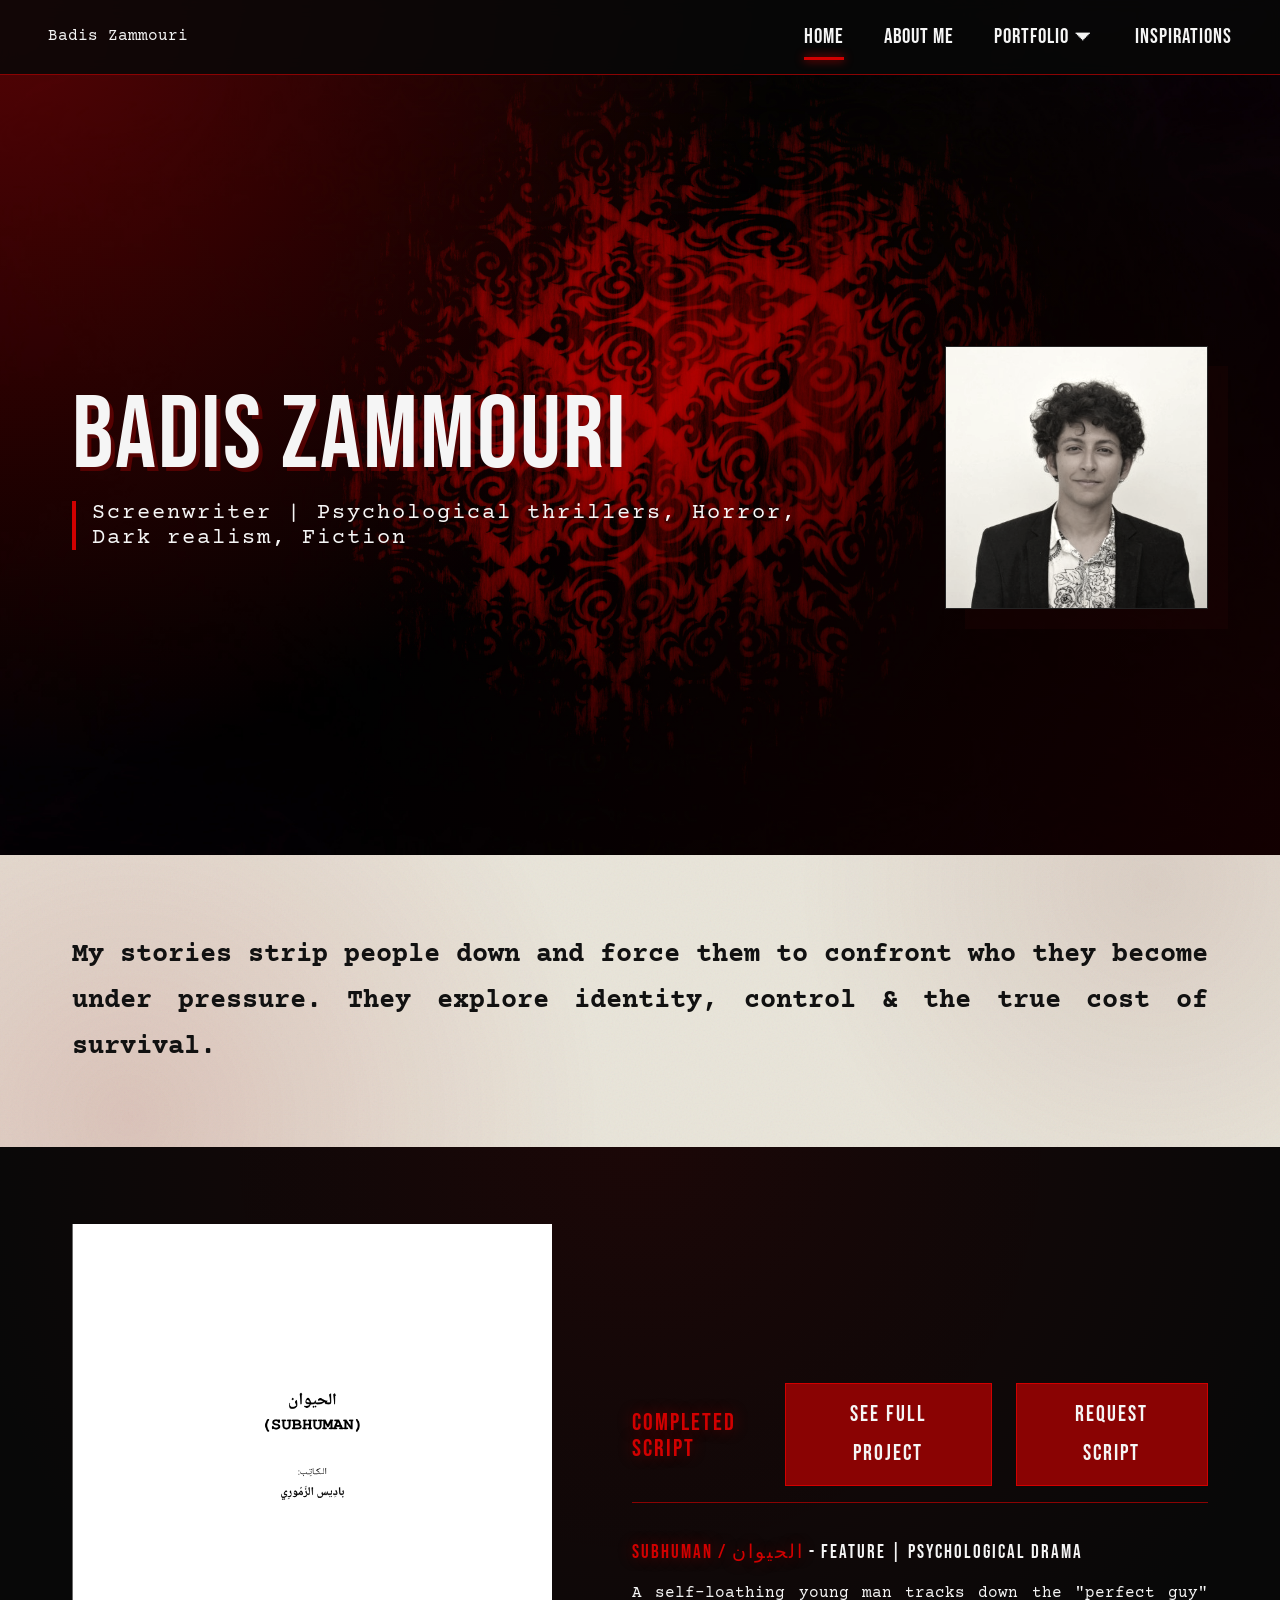
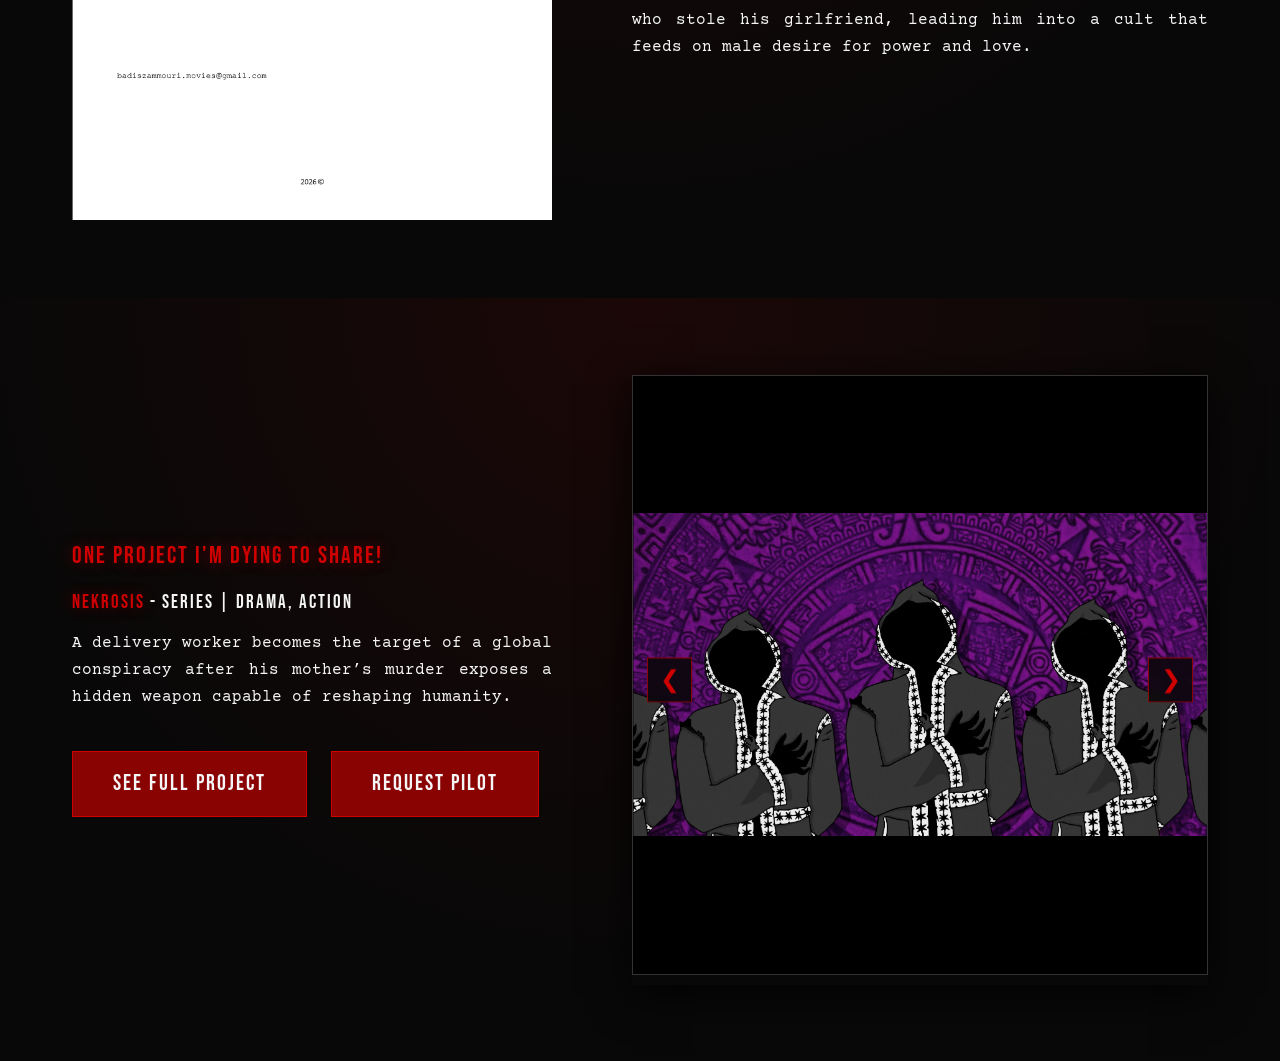
<file: index.html>
<!DOCTYPE html>
<html lang="en">
<head>
    <meta charset="UTF-8">
    <meta name="viewport" content="width=device-width, initial-scale=1.0">
    <title>Badis Zammouri - Screenwriter</title>
    <link rel="icon" type="image/png" href="assets/images/Badis_Zammouri.jpeg">
    <link rel="stylesheet" href="css/style.css">
</head>
<body>

    <!-- 1. Top Navigation Bar -->
    <header class="navbar">
        <div class="logo">Badis Zammouri</div>
        <nav class="nav-links">
            <a href="index.html" class="active">Home</a>
            <a href="about.html">About me</a>
            <div class="dropdown">
                <a href="portfolio.html">Portfolio ⏷</a>
            </div>
            <a href="inspirations.html">Inspirations</a>
        </nav>
    </header>

    <!-- 2. Hero Section -->
    <section class="hero dark-pattern-bg">
        <div class="hero-container">
            <div class="hero-text">
                <h1>BADIS Zammouri</h1>
                <h2>Screenwriter | Psychological thrillers, Horror, Dark realism, Fiction</h2>
            </div>
            <div class="hero-image">
                <img src="assets/images/Badis_Zammouri.jpeg" alt="Badis Zammouri">
            </div>
        </div>
    </section>

    <!-- 3. Mission Statement -->
    <section class="mission-statement beige-bg">
        <div class="container">
            <p>My stories strip people down and force them to confront who they become under pressure. They explore identity, control & the true cost of survival.</p>
        </div>
    </section>

    <!-- 4. Completed Script: Subhuman (Dark background) -->
    <section class="project-showcase dark-bg">
        <div class="container project-grid">
            
            <!-- Left: Script Cover -->
            <div class="project-visual">
                <img src="assets/images/subhuman-cover.jpg" alt="Subhuman Script Cover">
            </div>
            
            <!-- Right: Details and Buttons -->
            <div class="project-info">
                <div class="project-header">
                    <h2 class="red-text">Completed Script</h2>
                    <div class="action-buttons">
                        <a href="projects/subhuman.html" class="btn">See full project</a>
                        <a href="https://mail.google.com/mail/u/0/?fs=1&to=badiszammouri.movies@gmail.com&su=Demande+d%E2%80%99un+sc%C3%A9nario&body=Bonjour,%0A%0AJe+vous+%C3%A9cris+afin+de+solliciter+l%E2%80%99autorisation+de+consulter+le+sc%C3%A9nario+intitul%C3%A9+%C2%AB+%D8%A7%D9%84%D8%AD%D9%8A%D9%88%D8%A7%D9%86+/+SUBHUMAN+%C2%BB,+dans+le+cadre+d%E2%80%99une+%C3%A9valuation+ou+d%E2%80%99une+%C3%A9ventuelle+collaboration.%0A%0AJe+reconnais+pleinement+que+le+sc%C3%A9nario+ainsi+que+l%E2%80%99ensemble+des+documents+qui+s%E2%80%99y+rapportent+sont+prot%C3%A9g%C3%A9s+par+le+droit+d%E2%80%99auteur+et+demeurent+la+propri%C3%A9t%C3%A9+intellectuelle+exclusive+de+leur+auteur.+Je+comprends+que+l%E2%80%99acc%C3%A8s+%C3%A0+ce+document+ne+m%E2%80%99accorde+aucun+droit+de+propri%C3%A9t%C3%A9,+aucune+licence,+aucun+droit+d%E2%80%99adaptation+ou+de+reproduction,+ni+aucune+autorisation+de+distribuer,+partager,+publier,+copier+ou+utiliser+le+sc%C3%A9nario+de+quelque+mani%C3%A8re+que+ce+soit+sans+autorisation+%C3%A9crite+pr%C3%A9alable.%0A%0AJe+m%E2%80%99engage+%C3%A0+traiter+ce+sc%C3%A9nario+de+mani%C3%A8re+strictement+confidentielle+et+%C3%A0+l%E2%80%99utiliser+uniquement+dans+le+cadre+de+l%E2%80%99objectif+indiqu%C3%A9+ci-dessus.+Je+ne+divulguerai+ni+ne+transmettrai+ce+document+%C3%A0+un+tiers+sans+votre+consentement+%C3%A9crit+expr%C3%A8s.%0A%0ACordialement,%0A%0ANom+complet+:+___________________%0A%0AFonction+ou+organisation+%28le+cas+%C3%A9ch%C3%A9ant%29+:+___________________&tf=cm" class="btn">Request script</a>
                    </div>
                </div>
                
                <h3 class="project-title" style="margin-bottom: 1rem;"><span class="red-text">SUBHUMAN / الحيوان</span> - Feature | Psychological drama</h3>
                <p class="project-logline">
                    A self-loathing young man tracks down the "perfect guy" who stole his girlfriend, leading him into a cult that feeds on male desire for power and love.
                </p>
            </div>

        </div>
    </section>

    <!-- 5. Teaser Section (Nekrosis) -->
    <section class="project-teaser dark-bg">
        <div class="container teaser-grid">
            
            <!-- Left: Teaser Text & Buttons -->
            <div class="teaser-info">
                <h2 class="red-text">One project I'm dying to share!</h2>
                <h3 class="project-title" style="margin-bottom: 1rem;"><span class="red-text">NEKROSIS</span> - Series | Drama, Action</h3>
                
                <!-- Added Description -->
                <p class="project-logline" style="margin-bottom: 2.5rem;">
                    A delivery worker becomes the target of a global conspiracy after his mother’s murder exposes a hidden weapon capable of reshaping humanity.
                </p>

                <!-- Action buttons grouped under the text -->
                <div class="action-buttons">
                    <a href="projects/nekrosis.html" class="btn">See full project</a>
                    <a href="https://mail.google.com/mail/u/0/?fs=1&to=badiszammouri.movies@gmail.com&su=Request+for+Permission+to+View+the+Screenplay&body=Hello,%0A%0AI+am+writing+to+request+permission+to+view+the+screenplay+%E2%80%9CNEKROSIS+Ep1%E2%80%9D+for+the+purpose+of+review+or+potential+collaboration.%0A%0AI+fully+acknowledge+that+the+screenplay+and+all+related+materials+are+protected+by+copyright+and+remain+the+exclusive+intellectual+property+of+the+author.+I+understand+that+receiving+access+does+not+grant+me+any+ownership,+license,+adaptation+rights,+reproduction+rights,+or+permission+to+distribute,+share,+publish,+copy,+or+otherwise+use+the+screenplay+without+prior+written+authorization.%0A%0AI+agree+to+treat+the+screenplay+as+confidential+and+to+use+it+solely+for+the+purpose+stated+above.+I+will+not+disclose+or+provide+the+material+to+any+third+party+without+your+express+written+consent.%0A%0ASincerely,%0A%0AFull+Name:+___________________%0A%0ATitle+or+Organization+%28if+applicable%29:+___________________&tf=cm" class="btn">Request pilot</a>
                </div>
            </div>

            <!-- Right: Teaser Art -->
            <div class="teaser-visual">
                <!-- NEW WRAPPER AND ARROWS -->
                <div class="carousel-wrapper">
                    <!-- Left Arrow -->
                    <button class="carousel-arrow prev" aria-label="Previous image">&#10094;</button>
                    
                    <div class="image-carousel">
                        <img src="assets/images/ca9.png" alt="Nekrosis Concept Art 1">
                        <img src="assets/images/nekrosis-script-overview.png" alt="Nekrosis Concept Art 2">
                        <img src="assets/images/ca3.png" alt="Nekrosis Concept Art 3">
                        <img src="assets/images/ca2.png" alt="Nekrosis Concept Art 4">
                    </div>
                    
                    <!-- Right Arrow -->
                    <button class="carousel-arrow next" aria-label="Next image">&#10095;</button>
                </div>
            </div>
        </div>
    </section>

    <script src="js/main.js"></script>

</body>
</html>
</file>
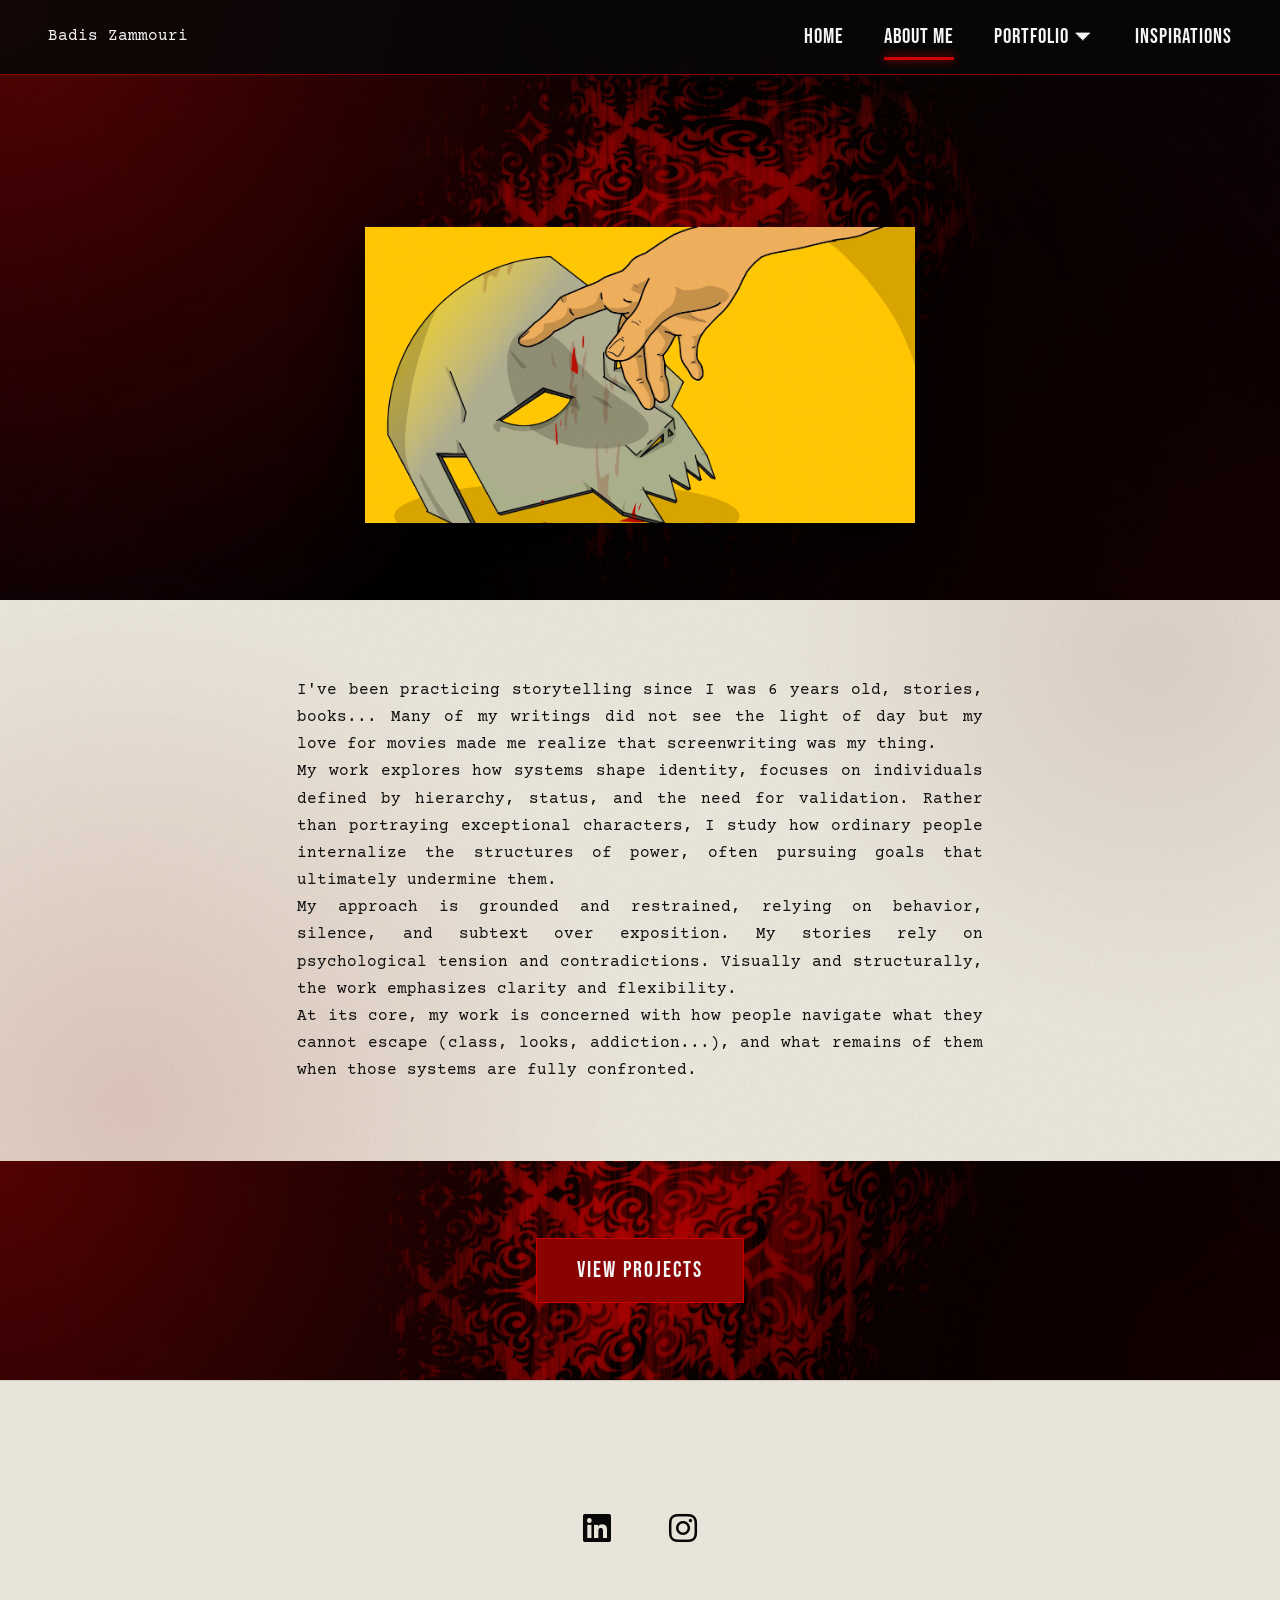
<file: about.html>
<!DOCTYPE html>
<html lang="en">
<head>
    <meta charset="UTF-8">
    <meta name="viewport" content="width=device-width, initial-scale=1.0">
    <title>About Me - Badis Zammouri</title>
    <link rel="icon" type="image/png" href="assets/images/Badis_Zammouri.jpeg">
    <link rel="stylesheet" href="css/style.css">
    <link rel="stylesheet" href="https://cdnjs.cloudflare.com/ajax/libs/font-awesome/6.5.1/css/all.min.css">
</head>
<body>

    <!-- 1. Top Navigation Bar -->
    <header class="navbar">
        <div class="logo">Badis Zammouri</div>
        <nav class="nav-links">
            <a href="index.html">Home</a>
            <a href="about.html" class="active">About me</a>
            <div class="dropdown">
                <a href="portfolio.html">Portfolio ⏷</a>
            </div>
            <a href="inspirations.html">Inspirations</a>
        </nav>
    </header>

    <!-- 2. Image Section (Dark red patterned background) -->
    <section class="about-hero dark-pattern-bg centered-content">
        <div class="container">
            <img src="assets/images/ca1.png" class="hero-artwork">
        </div>
    </section>

    <!-- 3. Biography/Statement Section -->
    <section class="about-biography beige-bg text-justufy">
        <div class="container narrow-container">
            <p>I've been practicing storytelling since I was 6 years old, stories, books... Many of my writings did not see the light of day but my love for movies made me realize that screenwriting was my thing.</p>
            
            <p>My work explores how systems shape identity, focuses on individuals defined by hierarchy, status, and the need for validation. Rather than portraying exceptional characters, I study how ordinary people internalize the structures of power, often pursuing goals that ultimately undermine them.</p>
            
            <p>My approach is grounded and restrained, relying on behavior, silence, and subtext over exposition. My stories rely on psychological tension and contradictions. Visually and structurally, the work emphasizes clarity and flexibility.</p>
            
            <p>At its core, my work is concerned with how people navigate what they cannot escape (class, looks, addiction...), and what remains of them when those systems are fully confronted.</p>
        </div>
    </section>

    <!-- 4. Call to Action Band (Dark red patterned background) -->
    <section class="about-cta dark-pattern-bg centered-content">
        <div class="container">
            <a href="portfolio.html" class="btn btn-white">View projects</a>
        </div>
    </section>

    <!-- 5. Footer Band with Social Links (Beige) -->
    <footer class="beige-bg social-footer text-center">
        <div class="container">
            <a href="https://www.linkedin.com/in/badisz374/" target="_blank" rel="noopener noreferrer" class="social-icon" aria-label="LinkedIn">
                <i class="fa-brands fa-linkedin"></i>
            </a>
            <a href="https://www.instagram.com/badiszzzzzzzzzz/" target="_blank" rel="noopener noreferrer" class="social-icon" aria-label="Instagram">
                <i class="fa-brands fa-instagram"></i>
            </a>
        </div>
    </footer>

    <!-- 6. Empty Footer Band (Beige) -->
    <footer class="beige-bg empty-footer">
    </footer>

</body>
</html>
</file>
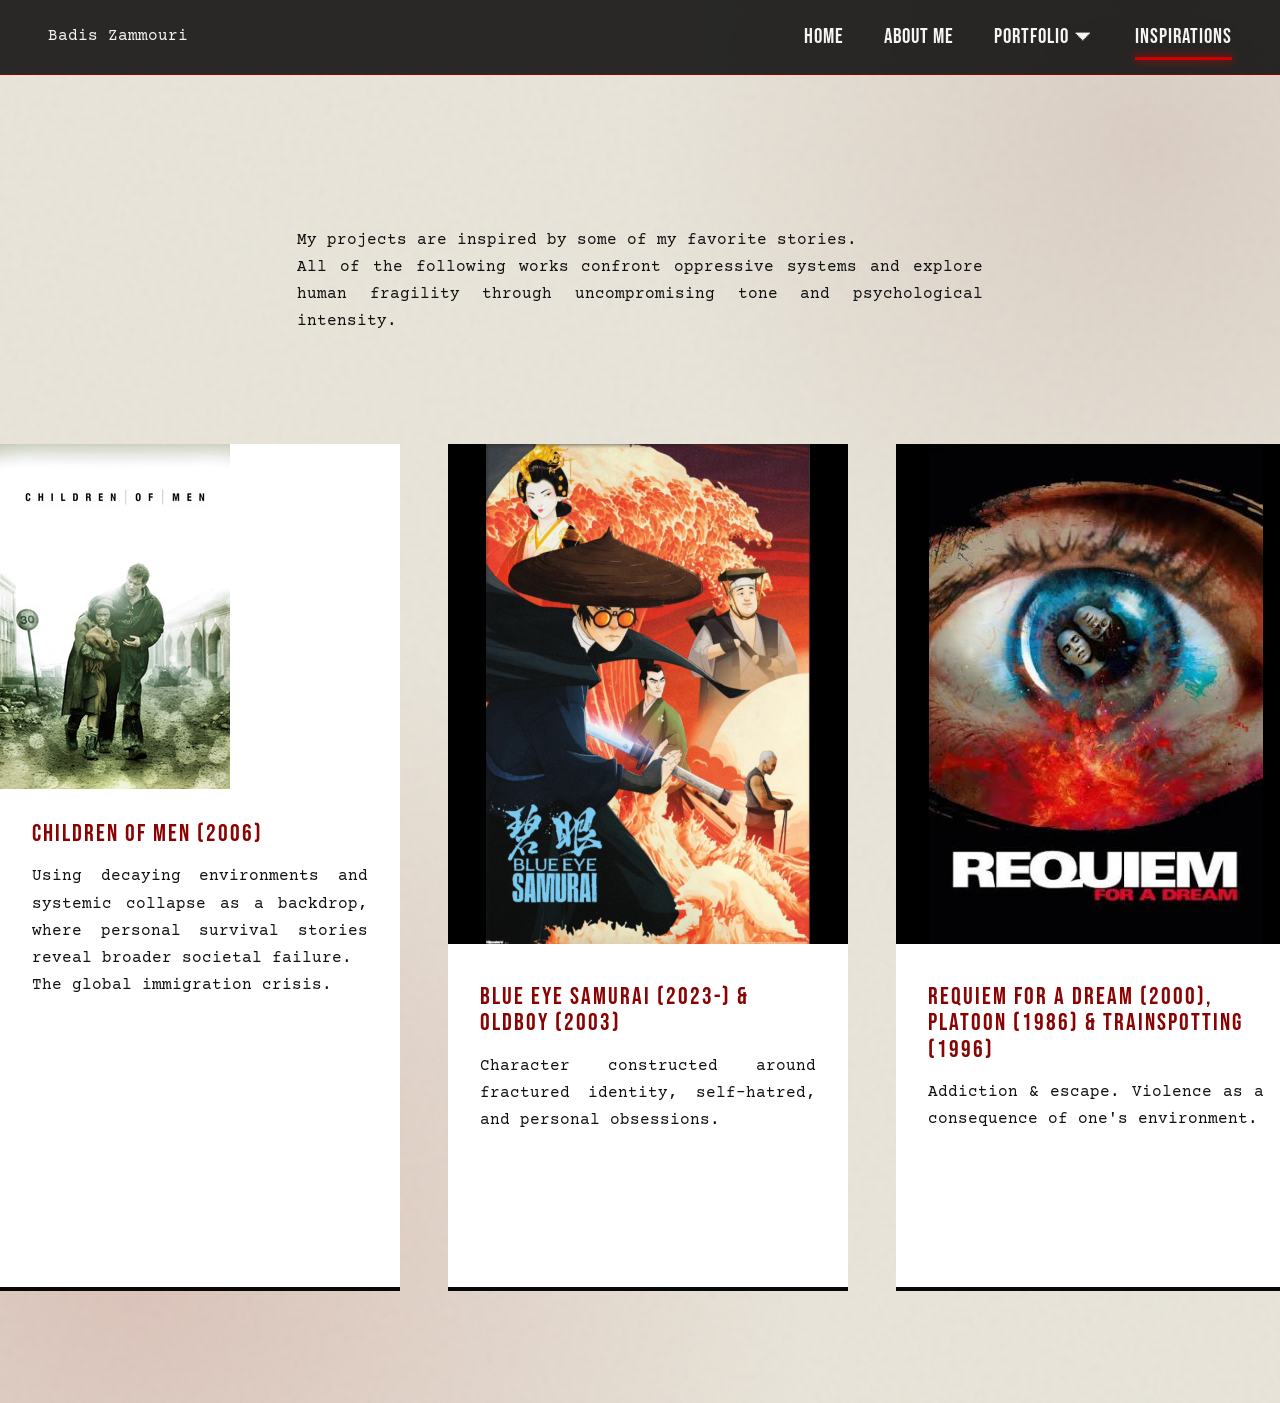
<file: inspirations.html>
<!DOCTYPE html>
<html lang="en">
<head>
    <meta charset="UTF-8">
    <meta name="viewport" content="width=device-width, initial-scale=1.0">
    <title>Inspirations - Badis Zammouri</title>
    <link rel="icon" type="image/png" href="assets/images/Badis_Zammouri.jpeg">
    <link rel="stylesheet" href="css/style.css">
    <link rel="stylesheet" href="https://cdnjs.cloudflare.com/ajax/libs/font-awesome/6.5.1/css/all.min.css">
</head>
<body class="beige-bg">

    <!-- 1. Top Navigation Bar -->
    <header class="navbar">
        <div class="logo">Badis Zammouri</div>
        <nav class="nav-links">
            <a href="index.html">Home</a>
            <a href="about.html">About me</a>
            <div class="dropdown">
                <a href="portfolio.html">Portfolio ⏷</a>
            </div>
            <!-- Note the active class is now on "Inspirations" -->
            <a href="inspirations.html" class="active">Inspirations</a>
        </nav>
    </header>

    <!-- 2. Inspirations Header Text -->
    <section class="inspirations-intro" style="padding-top: 150px;">
        <div class="container narrow-container" style="text-align: justify;">
            <p>My projects are inspired by some of my favorite stories.</p>
            <p>All of the following works confront oppressive systems and explore human fragility through uncompromising tone and psychological intensity.</p>
        </div>
    </section>

    <!-- 3. Horizontal Inspirations Slider -->
    <section class="inspirations-gallery">
        <div class="horizontal-slider">
            
            <!-- Card 1: Children of Men -->
            <div class="inspiration-card">
                <div class="card-image">
                    <img src="assets/images/children-of-men.jpg" alt="Children of Men">
                </div>
                <div class="card-content">
                    <h4>Children of Men (2006)</h4>
                    <p>Using decaying environments and systemic collapse as a backdrop, where personal survival stories reveal broader societal failure.</p>
                    <p>The global immigration crisis.</p>
                </div>
            </div>

            <!-- Card 2: Blue Eye Samurai & Oldboy -->
            <div class="inspiration-card">
                <div class="slider">
                    <img src="assets/images/blue-eye-samurai.png" alt="Blue Eye Samurai">
                    <img src="assets/images/oldboy.jpg" alt="Oldboy">
                </div>
                <div class="card-content">
                    <h4>Blue Eye Samurai (2023-) & Oldboy (2003)</h4>
                    <p>Character constructed around fractured identity, self-hatred, and personal obsessions.</p>
                </div>
            </div>

            <!-- Card 3: Requiem, Platoon, Trainspotting -->
             <div class="inspiration-card">
                <div class="slider">
                    <img src="assets/images/rfad.jpeg" alt="Requiem for a Dream">
                    <img src="assets/images/platoon.jpg" alt="Platoon">
                    <img src="assets/images/Trainspotting.png" alt="Trainspotting">
                </div>
                <div class="card-content">
                    <h4>Requiem for a Dream (2000), Platoon (1986) & Trainspotting (1996)</h4>
                    <p>Addiction & escape. Violence as a consequence of one's environment.</p>
                </div>
            </div>

            <!-- Card 4: Kids -->
            <div class="inspiration-card text-only-card">
                <div class="slider">
                    <img src="assets/images/kids.jpeg" alt="Kids">
                </div>
                <div class="card-content">
                    <h4>Kids (1995)</h4>
                    <p>The unfiltered depiction of youth and social dynamics.</p>
                    <p>The absence of moral framing allows behaviors to speak for themselves.</p>
                </div>
            </div>

            <!-- Card 5: V for Vendetta & The Boys  -->
            <div class="inspiration-card">
                <div class="slider">
                    <img src="assets/images/v.jpg" alt="V for Vendetta">
                    <img src="assets/images/the-boys.jpg" alt="The Boys">
                </div>
                <div class="card-content">
                    <h4>V for Vendetta (2005) & The Boys (2019-2026)</h4>
                    <p>The exploration of power and rebellion while exposing how systems manipulate us.</p>
                </div>
            </div>

        </div>
    </section>

</body>
</html>
</file>
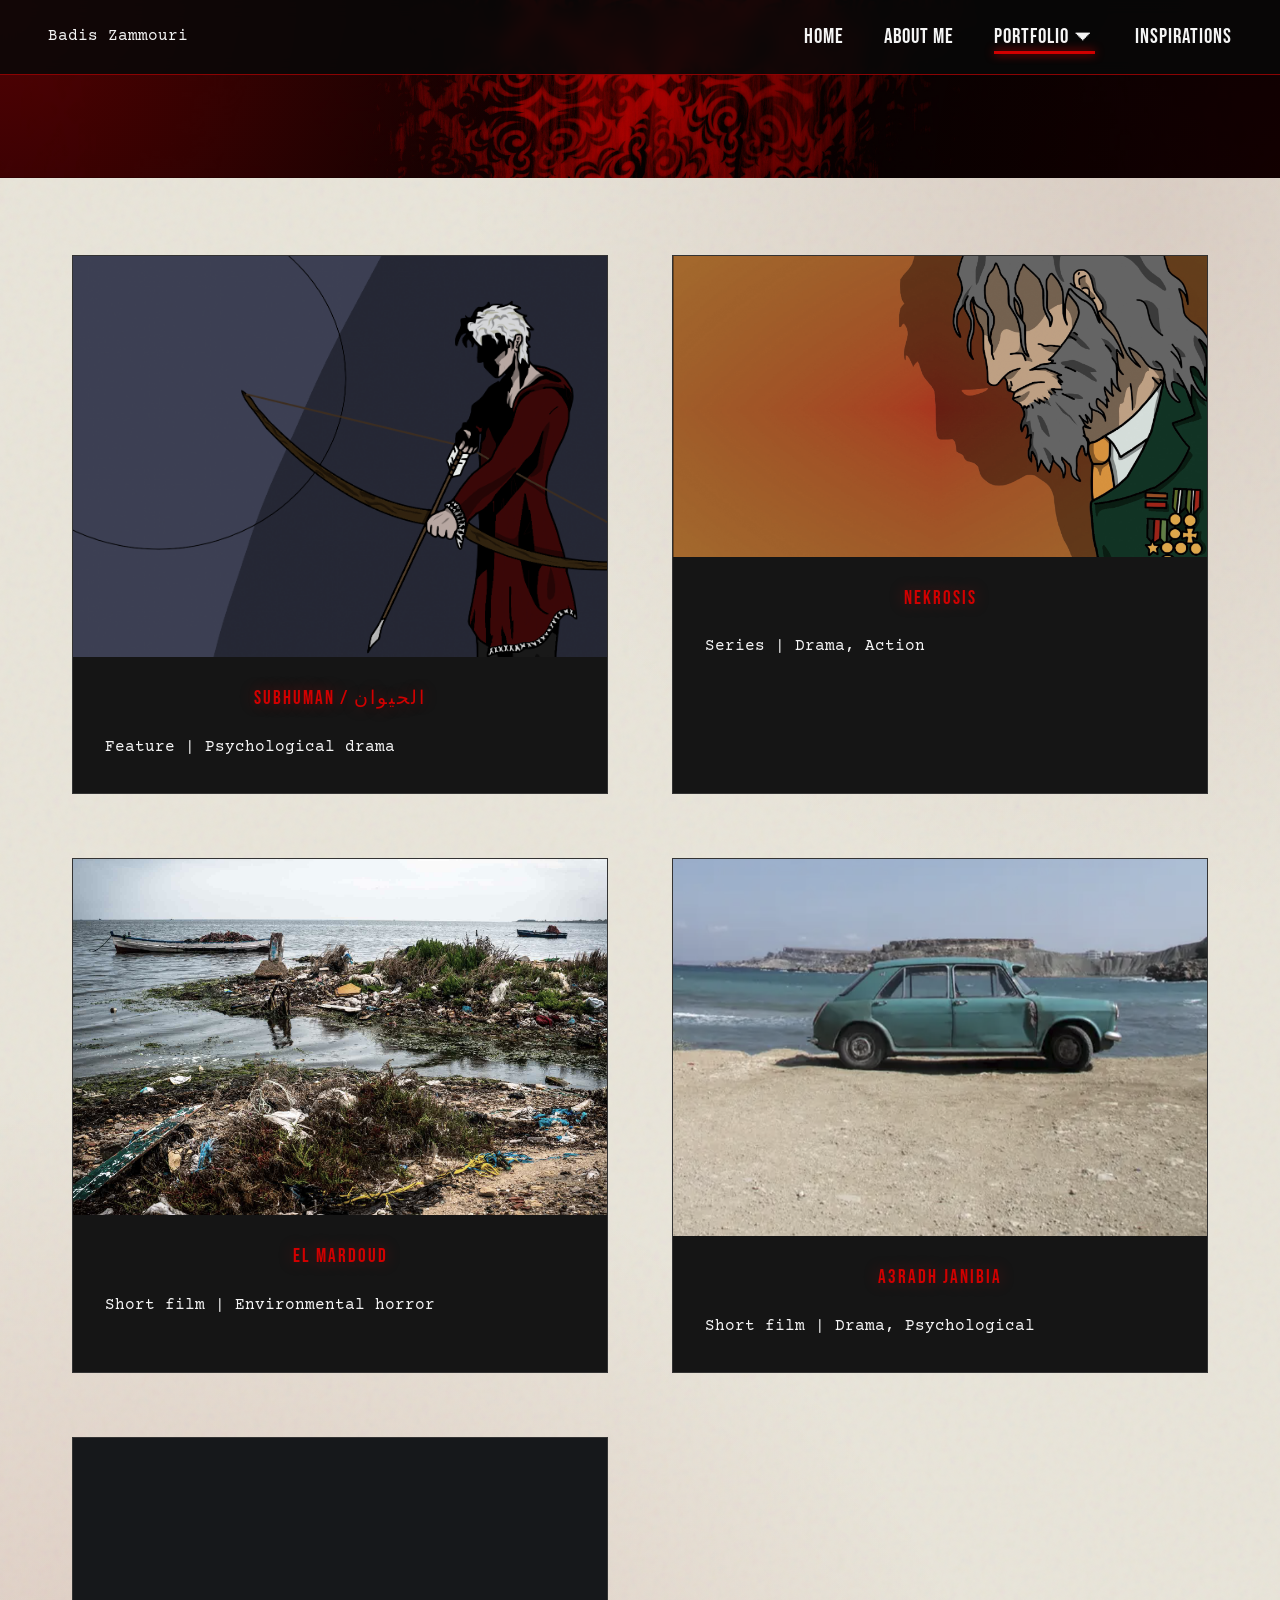
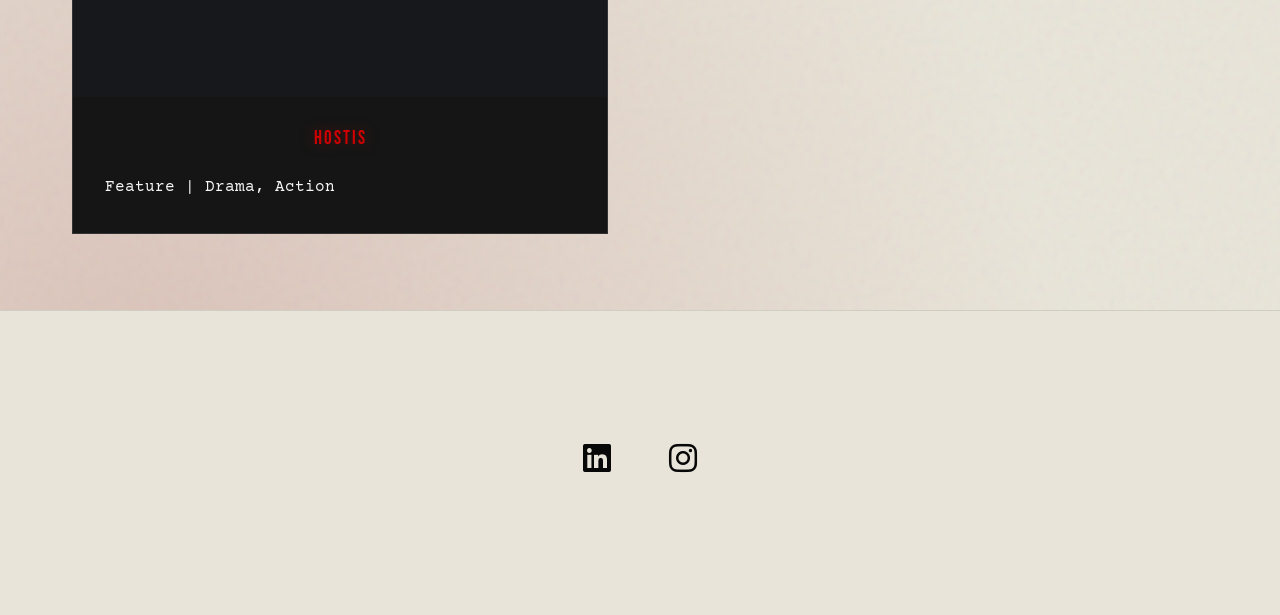
<file: portfolio.html>
<!DOCTYPE html>
<html lang="en">
<head>
    <meta charset="UTF-8">
    <meta name="viewport" content="width=device-width, initial-scale=1.0">
    <title>Portfolio - Badis Zammouri</title>
    <link rel="icon" type="image/png" href="assets/images/Badis_Zammouri.jpeg">
    <link rel="stylesheet" href="css/style.css">
    <link rel="stylesheet" href="https://cdnjs.cloudflare.com/ajax/libs/font-awesome/6.5.1/css/all.min.css">
</head>
<body class="beige-bg">

    <!-- Top Navigation Bar -->
    <header class="navbar">
        <div class="logo">Badis Zammouri</div>
        <nav class="nav-links">
            <a href="index.html">Home</a>
            <a href="about.html">About me</a>
            <div class="dropdown">
                <a href="portfolio.html" class="active">Portfolio ⏷</a>
            </div>
            <a href="inspirations.html">Inspirations</a>
        </nav>
    </header>

    <!-- Portfolio Intro (Dark Red Pattern) -->
    <section class="portfolio-hero dark-pattern-bg text-center">
        <div class="container">
            <h1> </h1>
        </div>
    </section>

    <!-- Projects Grid (Beige Background) -->
    <section class="portfolio-gallery">
        <div class="container project-card-grid">
            
            <!-- Subhuman -->
            <a href="projects/subhuman.html" class="portfolio-card">
                <div class="card-image dark-bg">
                    <img src="assets/images/limoshi.png" alt="Subhuman Script Cover">
                </div>
                <div class="card-info">
                    <h3 class="red-text">SUBHUMAN / الحيوان</h3>
                    <p>Feature | Psychological drama</p>
                </div>
            </a>

            <!-- Nekrosis -->
            <a href="projects/nekrosis.html" class="portfolio-card">
                <div class="card-image dark-bg">
                    <img src="assets/images/ca7.png" alt="Nekrosis Concept Art">
                </div>
                <div class="card-info">
                    <h3 class="red-text">NEKROSIS</h3>
                    <p>Series | Drama, Action</p>
                </div>
            </a>
            <!-- El Mardoud -->
            <a href="projects/el-mardoud.html" class="portfolio-card">
                <div class="card-image dark-bg">
                    <img src="assets/images/sea_pollution.jpg">
                </div>
                <div class="card-info">
                    <h3 class="red-text">El Mardoud</h3>
                    <p>Short film | Environmental horror</p>
                </div>
            </a>

            <!-- a3radh janibia -->
            <a href="projects/a3radh-janibia.html" class="portfolio-card">
                <div class="card-image dark-bg">
                    <img src="assets/images/aj-poster.png" alt="Nekrosis Concept Art">
                </div>
                <div class="card-info">
                    <h3 class="red-text">A3radh Janibia</h3>
                    <p>Short film | Drama, Psychological</p>
                </div>
            </a>

            <!-- HOSTIS -->
            <a href="projects/hostis.html" class="portfolio-card">
                <div class="card-image dark-bg">
                    <img src="assets/images/black.png">
                </div>
                <div class="card-info">
                    <h3 class="red-text">Hostis</h3>
                    <p>Feature | Drama, Action</p>
                </div>
            </a>
            

        </div>
    </section>

    <!-- Global Footer -->
    <footer class="beige-bg social-footer text-center">
        <div class="container">
            <a href="https://www.linkedin.com/in/badisz374/" target="_blank" rel="noopener noreferrer" class="social-icon" aria-label="LinkedIn">
                <i class="fa-brands fa-linkedin"></i>
            </a>
            <a href="https://www.instagram.com/badiszzzzzzzzzz/" target="_blank" rel="noopener noreferrer" class="social-icon" aria-label="Instagram">
                <i class="fa-brands fa-instagram"></i>
            </a>
        </div>
    </footer>

</body>
</html>
</file>
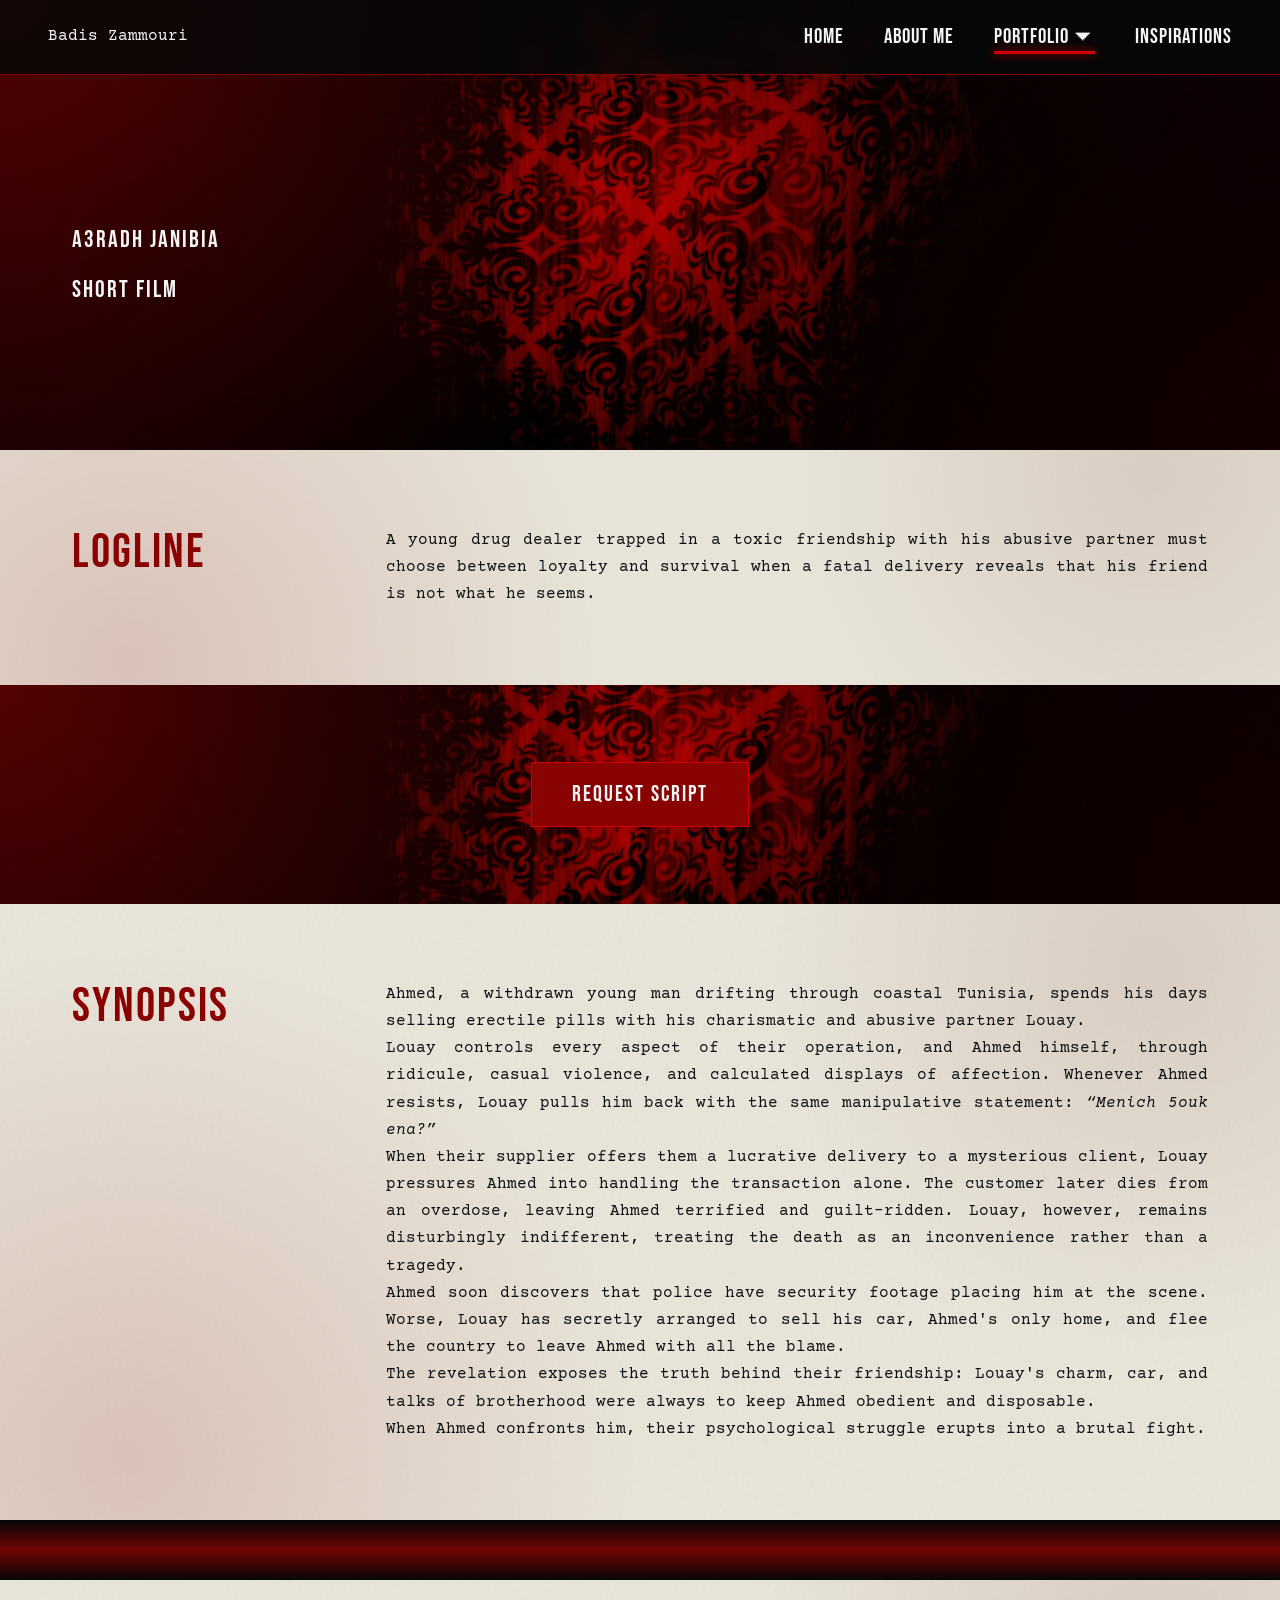
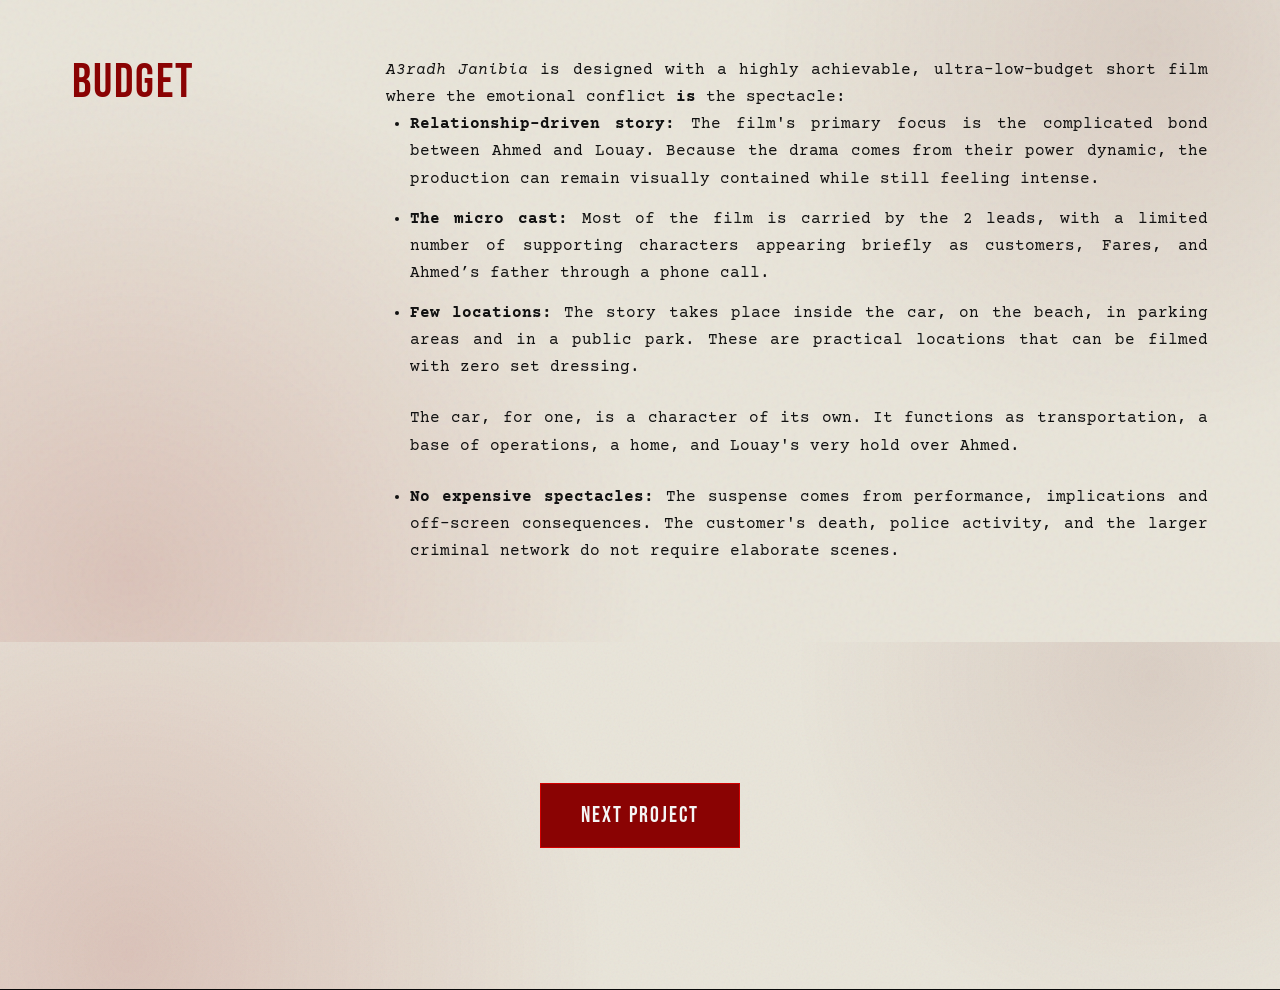
<file: projects/a3radh-janibia.html>
<!DOCTYPE html>
<html lang="en">
<head>
    <meta charset="UTF-8">
    <meta name="viewport" content="width=device-width, initial-scale=1.0">
    <title>A3radh Janibia - Badis Zammouri</title>
    <link rel="icon" type="image/png" href="../assets/images/Badis_Zammouri.jpeg">
    <link rel="stylesheet" href="../css/style.css"> 
    <link rel="stylesheet" href="https://cdnjs.cloudflare.com/ajax/libs/font-awesome/6.5.1/css/all.min.css">
</head>
<body>

    <!-- Top Navigation Bar -->
    <header class="navbar">
        <div class="logo">Badis Zammouri</div>
        <nav class="nav-links">
            <a href="../index.html">Home</a>
            <a href="../about.html">About me</a>
            <div class="dropdown">
                <a href="../portfolio.html" class="active">Portfolio ⏷</a>
            </div>
            <a href="../inspirations.html">Inspirations</a>
        </nav>
    </header>

    <!-- Project Hero -->
    <section class="project-hero dark-pattern-bg">
        <div class="container split-header">
            <div class="title-side">
                <h1>A3radh Janibia</h1>
                <h2>Short film</h2>
            </div>
        </div>
    </section>

    <!-- Logline -->
    <section class="logline-section beige-bg">
        <div class="container content-grid">
            <h3 class="section-label">Logline</h3>
            <div class="section-text" style="text-align: justify;">
                <p>A young drug dealer trapped in a toxic friendship with his abusive partner must choose between loyalty and survival when a fatal delivery reveals that his friend is not what he seems.</p>
            </div>
        </div>
    </section>

    <!-- Action Band (Request Script) -->
    <section class="action-band dark-pattern-bg">
        <div class="container button-group">
            <a href="https://mail.google.com/mail/u/0/?fs=1&to=badiszammouri.movies@gmail.com&su=Script+Request:+A3radh+Janibia&body=Hello,%0A%0AI+am+writing+to+request+permission+to+view+the+screenplay+for+%E2%80%9CA3radh+Janibia%E2%80%9D.%0A%0ASincerely,%0A%0AFull+Name:+___________________%0A%0ATitle+or+Organization:+___________________&tf=cm" class="btn btn-white">Request script</a>
        </div>
    </section>

    <!-- Synopsis -->
    <section class="synopsis-section beige-bg">
        <div class="container content-grid">
            <h3 class="section-label">Synopsis</h3>
            <div class="section-text" style="text-align: justify;">
                <p>Ahmed, a withdrawn young man drifting through coastal Tunisia, spends his days selling erectile pills with his charismatic and abusive partner Louay.</p>
                <p>Louay controls every aspect of their operation, and Ahmed himself, through ridicule, casual violence, and calculated displays of affection. Whenever Ahmed resists, Louay pulls him back with the same manipulative statement: <em>“Menich 5ouk ena?”</em></p>
                <p>When their supplier offers them a lucrative delivery to a mysterious client, Louay pressures Ahmed into handling the transaction alone. The customer later dies from an overdose, leaving Ahmed terrified and guilt-ridden. Louay, however, remains disturbingly indifferent, treating the death as an inconvenience rather than a tragedy.</p>
                <p>Ahmed soon discovers that police have security footage placing him at the scene. Worse, Louay has secretly arranged to sell his car, Ahmed's only home, and flee the country to leave Ahmed with all the blame.</p>
                <p>The revelation exposes the truth behind their friendship: Louay's charm, car, and talks of brotherhood were always to keep Ahmed obedient and disposable.</p>
                <p>When Ahmed confronts him, their psychological struggle erupts into a brutal fight.</p>
            </div>
        </div>
    </section>

    <!-- Divider -->
    <div class="section-divider dark-pattern-bg"></div>

    <!-- Budget & Technical Details -->
    <section class="budget-section beige-bg">
        <div class="container content-grid">
            <h3 class="section-label">Budget</h3>
            <div class="section-text" style="text-align: justify;">
                <p><em>A3radh Janibia</em> is designed with a highly achievable, ultra-low-budget short film where the emotional conflict <strong>is</strong> the spectacle:</p>
                
                <ul style="margin-left: 1.5rem; margin-bottom: 1.5rem;">
                    <li style="margin-bottom: 0.8rem;"><strong>Relationship-driven story:</strong> The film's primary focus is the complicated bond between Ahmed and Louay. Because the drama comes from their power dynamic, the production can remain visually contained while still feeling intense.</li>
                    <li style="margin-bottom: 0.8rem;"><strong>The micro cast:</strong> Most of the film is carried by the 2 leads, with a limited number of supporting characters appearing briefly as customers, Fares, and Ahmed’s father through a phone call.</li>
                    <li style="margin-bottom: 0.8rem;"><strong>Few locations:</strong> The story takes place inside the car, on the beach, in parking areas and in a public park. These are practical locations that can be filmed with zero set dressing.</li>
                </ul>
                
                <p style="margin-left: 1.5rem; margin-bottom: 1.5rem;">The car, for one, is a character of its own. It functions as transportation, a base of operations, a home, and Louay's very hold over Ahmed.</p>
                
                <ul style="margin-left: 1.5rem;">
                    <li><strong>No expensive spectacles:</strong> The suspense comes from performance, implications and off-screen consequences. The customer's death, police activity, and the larger criminal network do not require elaborate scenes.</li>
                </ul>
            </div>
        </div>
    </section>

    <!-- Next Project Footer -->
    <section class="next-project-footer beige-bg text-center" style="padding: 4rem 2rem;">
        <div class="container">
            <a href="hostis.html" class="btn btn-red">Next project</a>
        </div>
    </section>

</body>
</html>
</file>
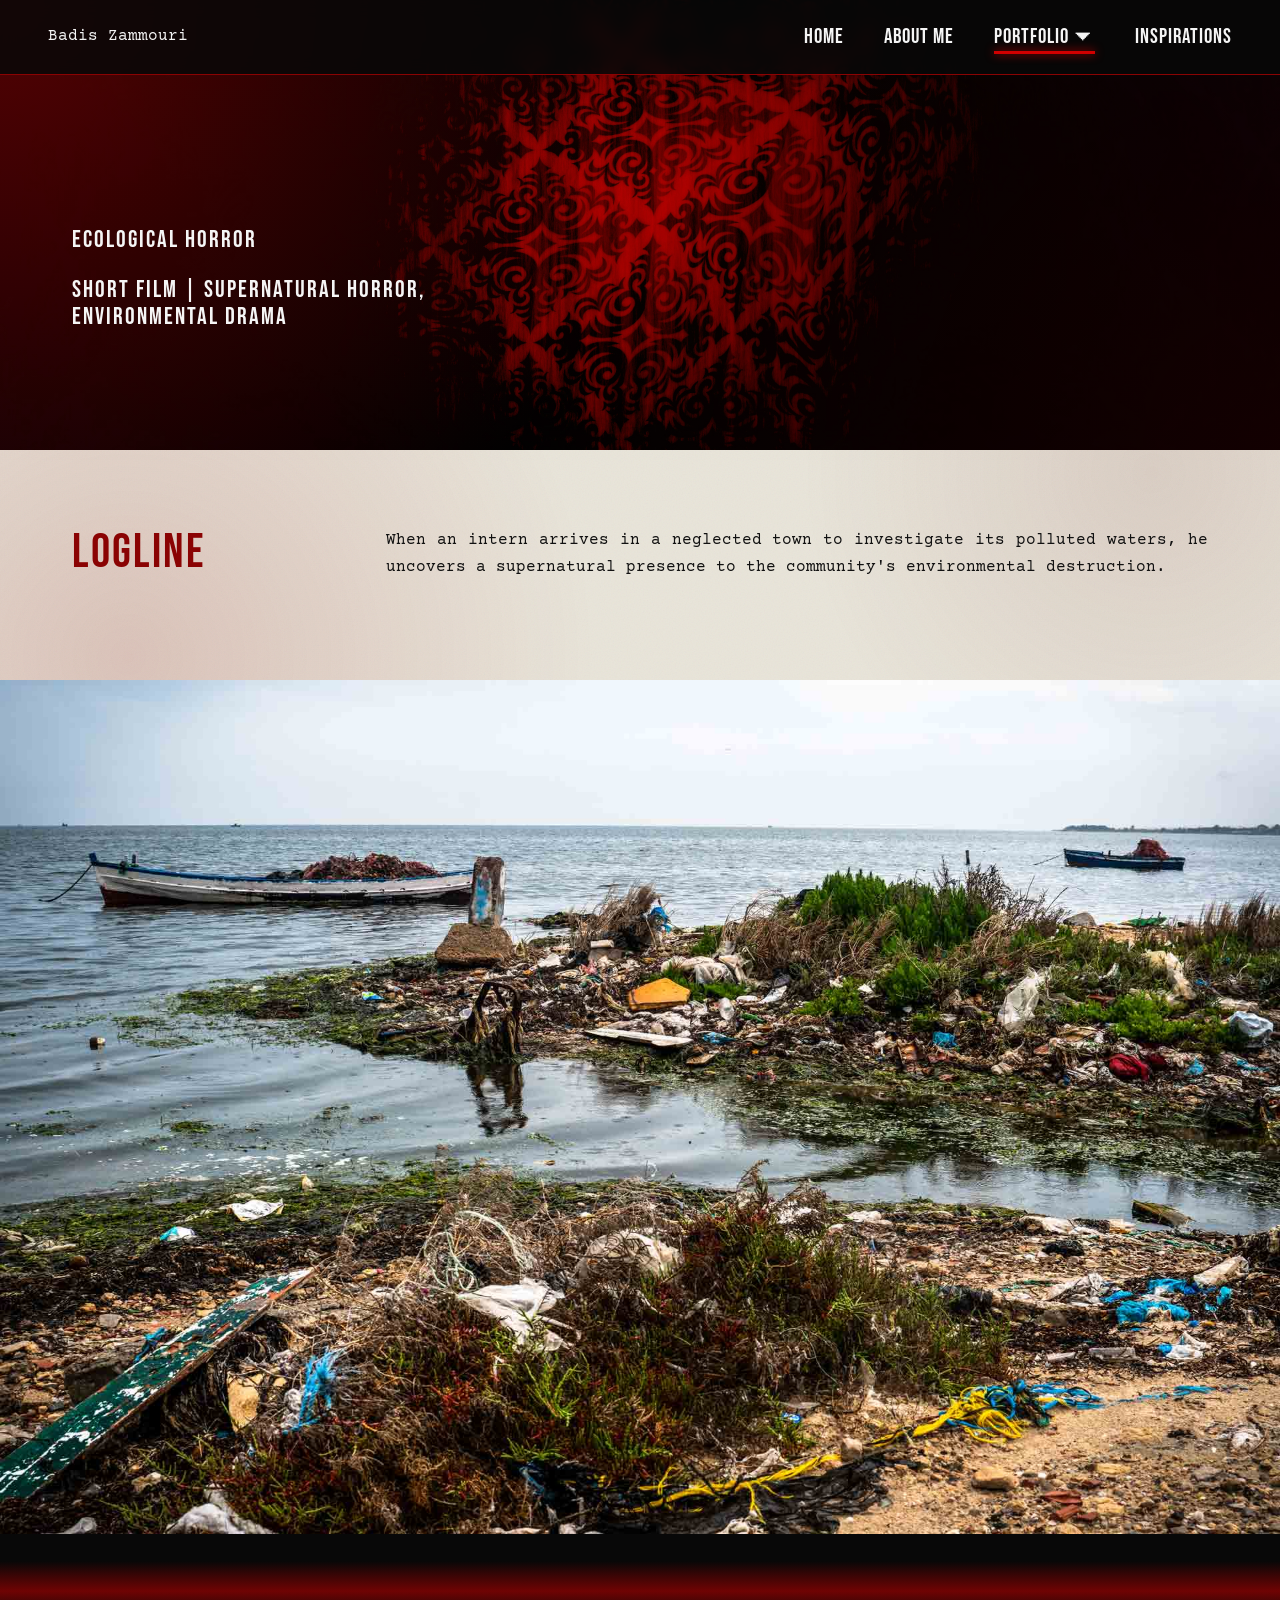
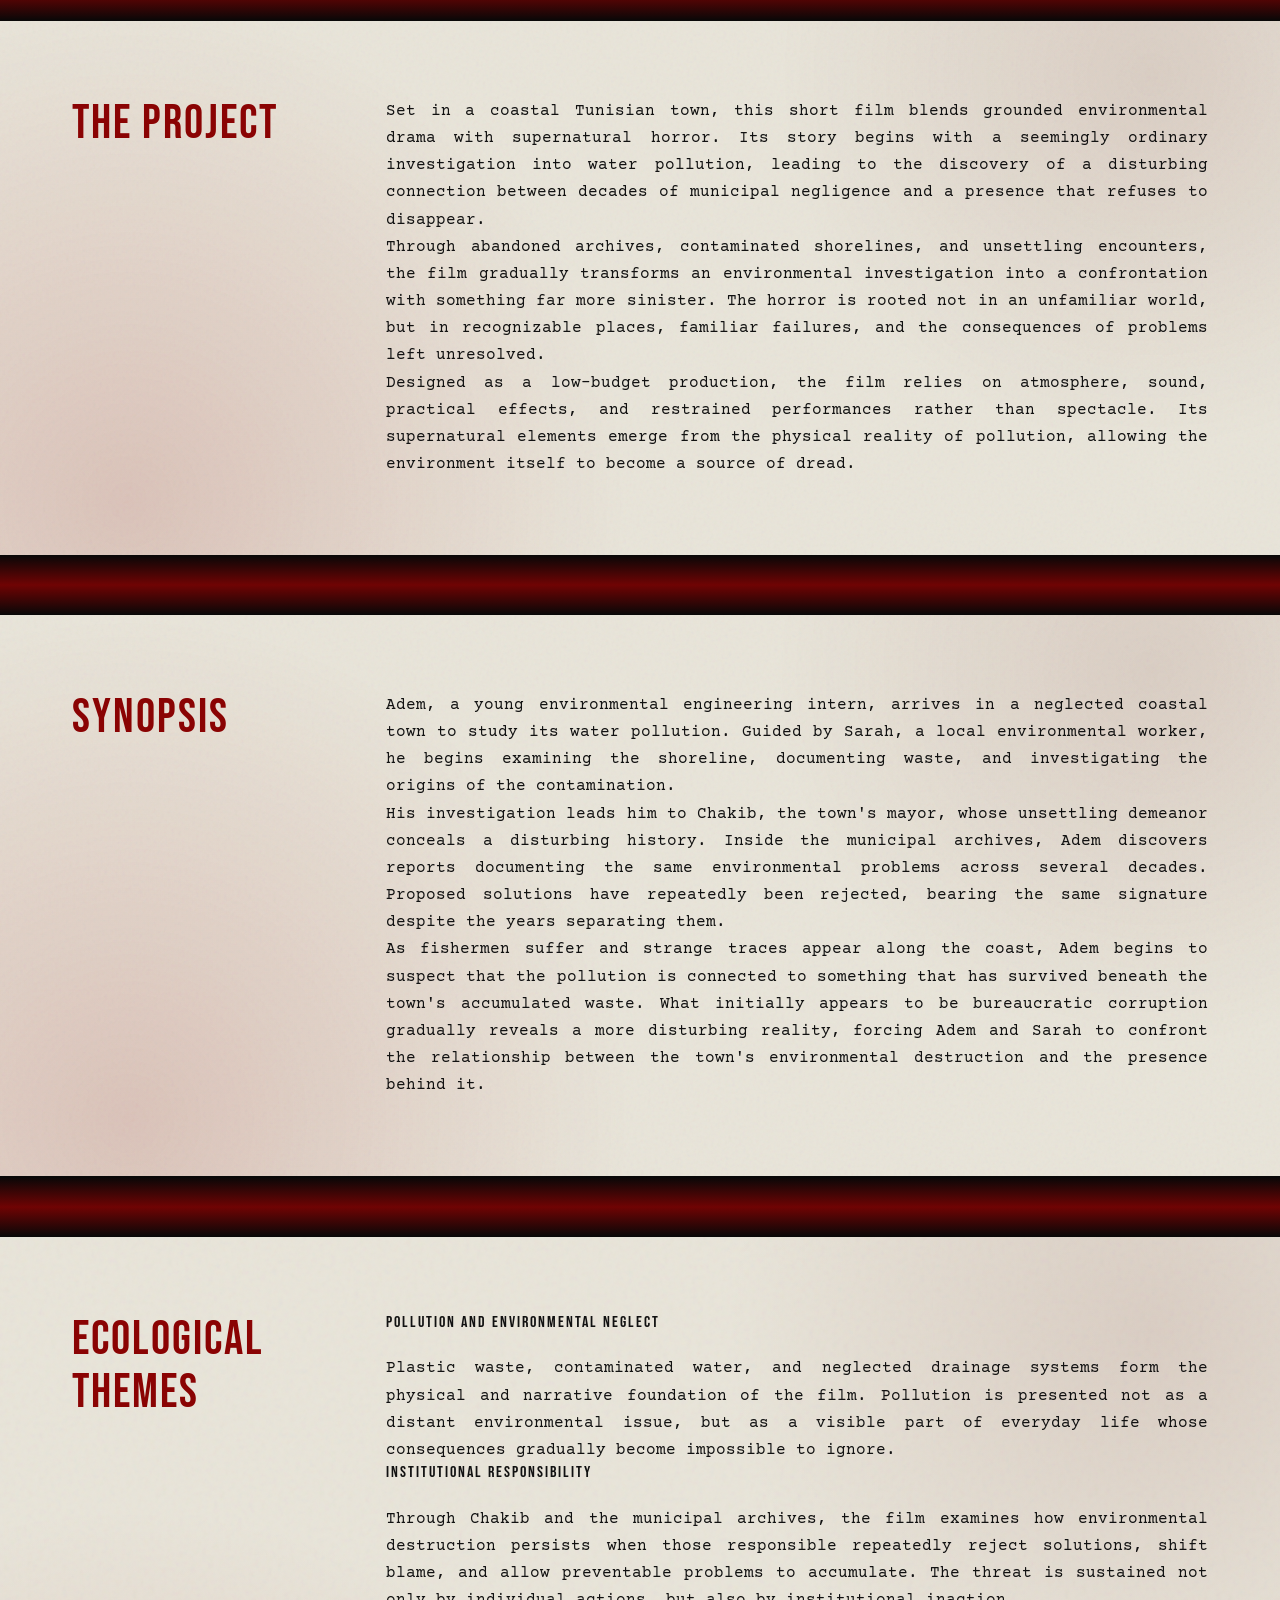
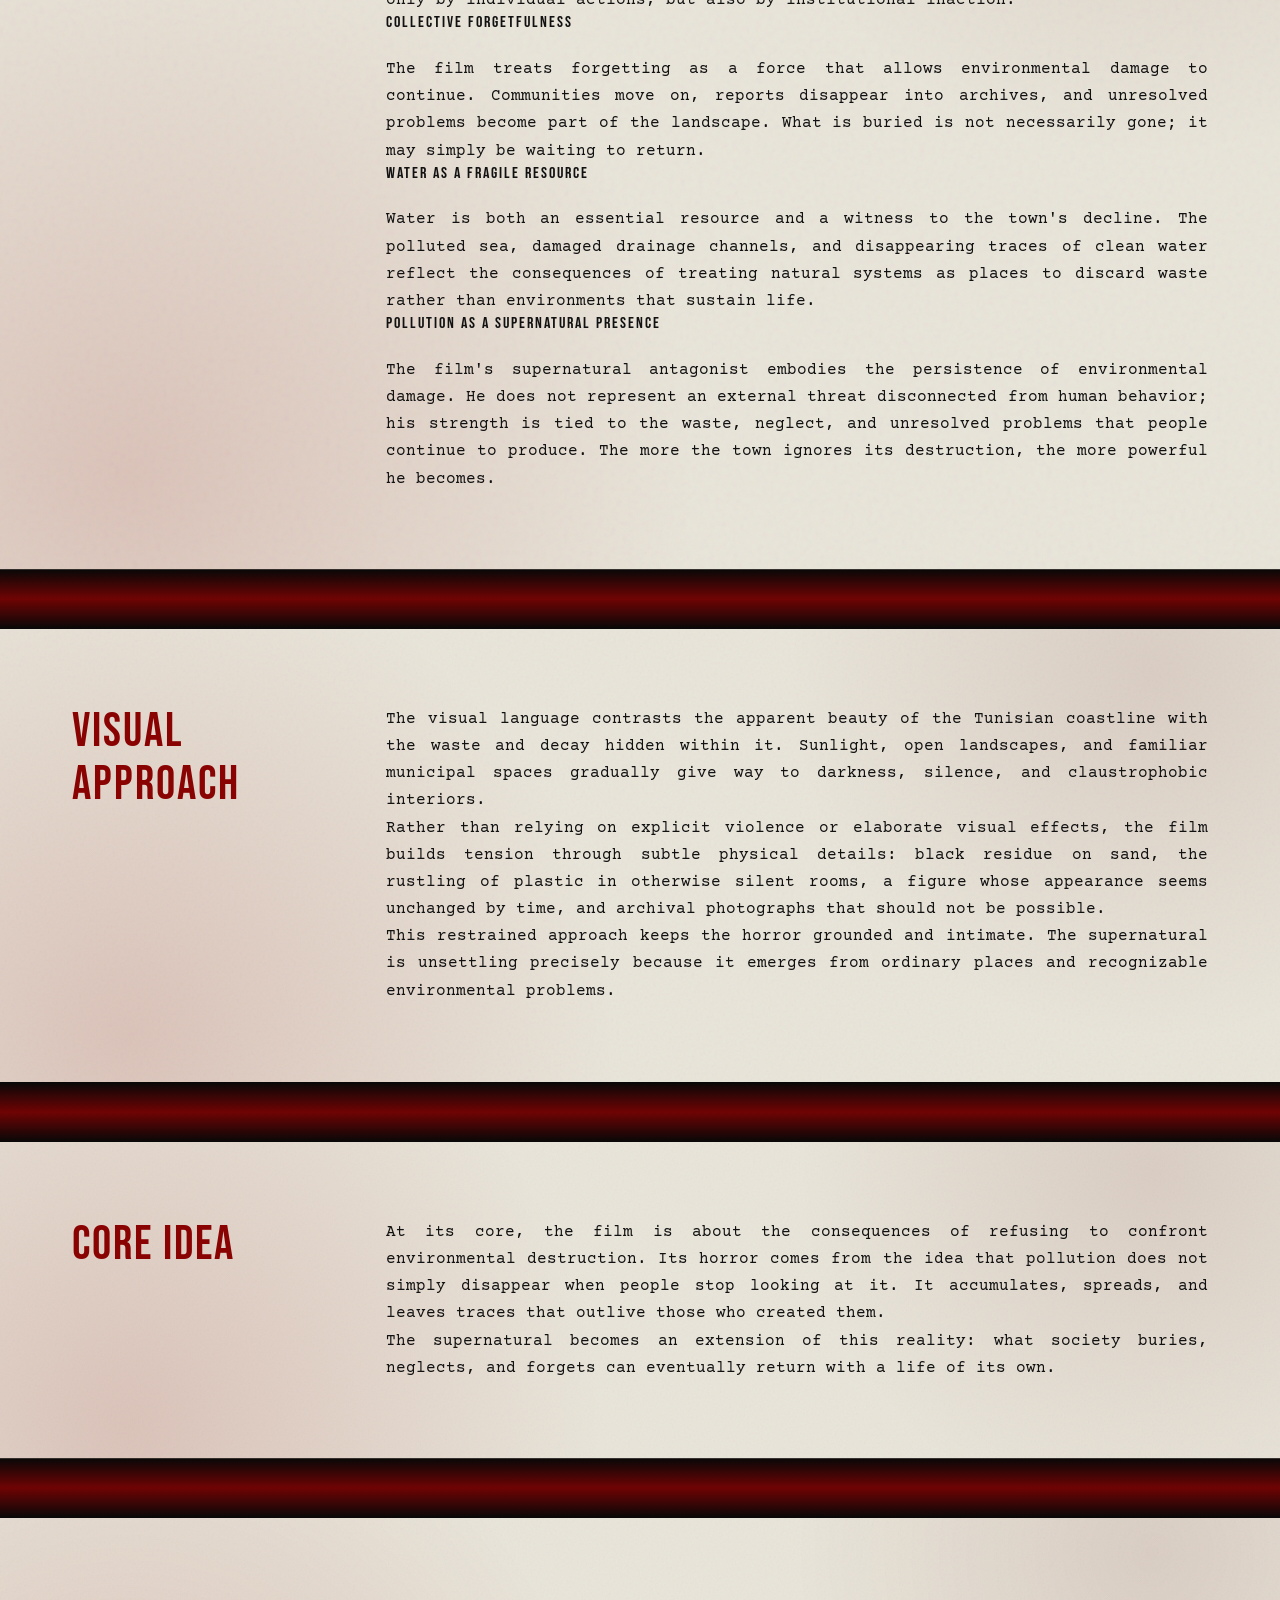
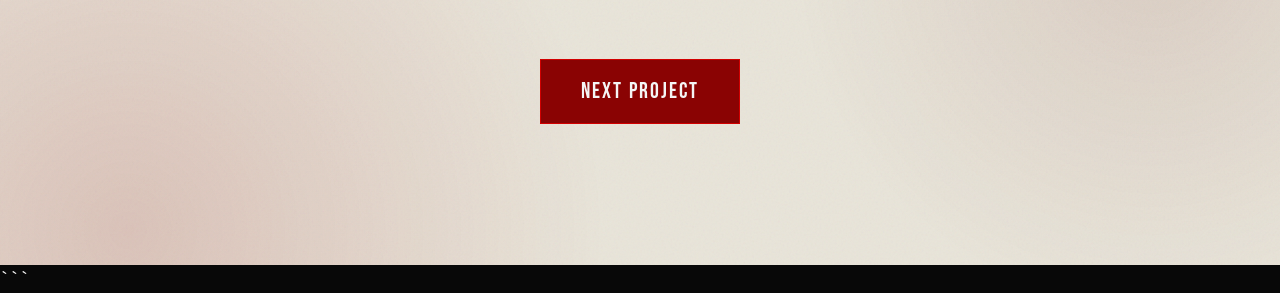
<file: projects/El Mardoud.html>
<!DOCTYPE html>
<html lang="en">
<head>
    <meta charset="UTF-8">
    <meta name="viewport" content="width=device-width, initial-scale=1.0">
    <title>Ecological Horror - Badis Zammouri</title>
    <link rel="icon" type="image/png" href="../assets/images/Badis_Zammouri.jpeg">
    <link rel="stylesheet" href="../css/style.css">
    <link rel="stylesheet" href="https://cdnjs.cloudflare.com/ajax/libs/font-awesome/6.5.1/css/all.min.css">
</head>
<body>

    <!-- Top Navigation Bar -->
    <header class="navbar">
        <div class="logo">Badis Zammouri</div>
        <nav class="nav-links">
            <a href="../index.html">Home</a>
            <a href="../about.html">About me</a>
            <div class="dropdown">
                <a href="../portfolio.html" class="active">Portfolio ⏷</a>
            </div>
            <a href="../inspirations.html">Inspirations</a>
        </nav>
    </header>

    <!-- Project Hero -->
    <section class="project-hero dark-pattern-bg">
        <div class="container split-header">
            <div class="title-side">
                <h1>Ecological Horror</h1>
                <h2>Short Film | Supernatural Horror, Environmental Drama</h2>
            </div>
        </div>
    </section>

    <!-- Logline -->
    <section class="logline-section beige-bg">
        <div class="container content-grid">
            <h3 class="section-label">Logline</h3>
            <div class="section-text" style="text-align: justify;">
                <p>
                    When an intern arrives in a neglected town to investigate its polluted waters, he uncovers a supernatural presence to the community's environmental destruction.
                </p>
            </div>
        </div>
      
    </section>
    <image src= ../assets/images/sea_pollution.jpg> </image> <br>

    <!-- Divider -->
    <div class="section-divider dark-pattern-bg"></div>

    <!-- Project Overview -->
    <section class="logline-section beige-bg">
        <div class="container content-grid">
            <h3 class="section-label">The Project</h3>
            <div class="section-text" style="text-align: justify;">
                <p>
                    Set in a coastal Tunisian town, this short film blends grounded
                    environmental drama with supernatural horror. Its story begins
                    with a seemingly ordinary investigation into water pollution,
                    leading to the discovery of a disturbing connection between
                    decades of municipal negligence and a presence that refuses to
                    disappear.
                </p>

                <p>
                    Through abandoned archives, contaminated shorelines, and
                    unsettling encounters, the film gradually transforms an
                    environmental investigation into a confrontation with something
                    far more sinister. The horror is rooted not in an unfamiliar
                    world, but in recognizable places, familiar failures, and the
                    consequences of problems left unresolved.
                </p>

                <p>
                    Designed as a low-budget production, the film relies on
                    atmosphere, sound, practical effects, and restrained performances
                    rather than spectacle. Its supernatural elements emerge from the
                    physical reality of pollution, allowing the environment itself
                    to become a source of dread.
                </p>
            </div>
        </div>
    </section>

    <!-- Divider -->
    <div class="section-divider dark-pattern-bg"></div>

    <!-- Synopsis -->
    <section class="logline-section beige-bg">
        <div class="container content-grid">
            <h3 class="section-label">Synopsis</h3>
            <div class="section-text" style="text-align: justify;">
                <p>
                    Adem, a young environmental engineering intern, arrives in a
                    neglected coastal town to study its water pollution. Guided by
                    Sarah, a local environmental worker, he begins examining the
                    shoreline, documenting waste, and investigating the origins
                    of the contamination.
                </p>

                <p>
                    His investigation leads him to Chakib, the town's mayor, whose
                    unsettling demeanor conceals a disturbing history. Inside the
                    municipal archives, Adem discovers reports documenting the same
                    environmental problems across several decades. Proposed
                    solutions have repeatedly been rejected, bearing the same
                    signature despite the years separating them.
                </p>

                <p>
                    As fishermen suffer and strange traces appear along the coast,
                    Adem begins to suspect that the pollution is connected to
                    something that has survived beneath the town's accumulated waste.
                    What initially appears to be bureaucratic corruption gradually
                    reveals a more disturbing reality, forcing Adem and Sarah to
                    confront the relationship between the town's environmental
                    destruction and the presence behind it.
                </p>
            </div>
        </div>
    </section>

    <!-- Divider -->
    <div class="section-divider dark-pattern-bg"></div>

    <!-- Ecological Themes -->
    <section class="logline-section beige-bg">
        <div class="container content-grid">
            <h3 class="section-label">Ecological Themes</h3>
            <div class="section-text" style="text-align: justify;">

                <h4>Pollution and Environmental Neglect</h4>
                <p>
                    Plastic waste, contaminated water, and neglected drainage
                    systems form the physical and narrative foundation of the film.
                    Pollution is presented not as a distant environmental issue,
                    but as a visible part of everyday life whose consequences
                    gradually become impossible to ignore.
                </p>

                <h4>Institutional Responsibility</h4>
                <p>
                    Through Chakib and the municipal archives, the film examines
                    how environmental destruction persists when those responsible
                    repeatedly reject solutions, shift blame, and allow preventable
                    problems to accumulate. The threat is sustained not only by
                    individual actions, but also by institutional inaction.
                </p>

                <h4>Collective Forgetfulness</h4>
                <p>
                    The film treats forgetting as a force that allows environmental
                    damage to continue. Communities move on, reports disappear into
                    archives, and unresolved problems become part of the landscape.
                    What is buried is not necessarily gone; it may simply be waiting
                    to return.
                </p>

                <h4>Water as a Fragile Resource</h4>
                <p>
                    Water is both an essential resource and a witness to the town's
                    decline. The polluted sea, damaged drainage channels, and
                    disappearing traces of clean water reflect the consequences
                    of treating natural systems as places to discard waste rather
                    than environments that sustain life.
                </p>

                <h4>Pollution as a Supernatural Presence</h4>
                <p>
                    The film's supernatural antagonist embodies the persistence
                    of environmental damage. He does not represent an external
                    threat disconnected from human behavior; his strength is tied
                    to the waste, neglect, and unresolved problems that people
                    continue to produce. The more the town ignores its destruction,
                    the more powerful he becomes.
                </p>

            </div>
        </div>
    </section>

    <!-- Divider -->
    <div class="section-divider dark-pattern-bg"></div>

    <!-- Visual Approach -->
    <section class="logline-section beige-bg">
        <div class="container content-grid">
            <h3 class="section-label">Visual Approach</h3>
            <div class="section-text" style="text-align: justify;">
                <p>
                    The visual language contrasts the apparent beauty of the
                    Tunisian coastline with the waste and decay hidden within it.
                    Sunlight, open landscapes, and familiar municipal spaces
                    gradually give way to darkness, silence, and claustrophobic
                    interiors.
                </p>

                <p>
                    Rather than relying on explicit violence or elaborate visual
                    effects, the film builds tension through subtle physical details:
                    black residue on sand, the rustling of plastic in otherwise
                    silent rooms, a figure whose appearance seems unchanged by time,
                    and archival photographs that should not be possible.
                </p>

                <p>
                    This restrained approach keeps the horror grounded and intimate.
                    The supernatural is unsettling precisely because it emerges
                    from ordinary places and recognizable environmental problems.
                </p>
            </div>
        </div>
    </section>

    <!-- Divider -->
    <div class="section-divider dark-pattern-bg"></div>

    <!-- Core Idea -->
    <section class="logline-section beige-bg">
        <div class="container content-grid">
            <h3 class="section-label">Core Idea</h3>
            <div class="section-text" style="text-align: justify;">
                <p>
                    At its core, the film is about the consequences of refusing
                    to confront environmental destruction. Its horror comes from
                    the idea that pollution does not simply disappear when people
                    stop looking at it. It accumulates, spreads, and leaves traces
                    that outlive those who created them.
                </p>

                <p>
                    The supernatural becomes an extension of this reality:
                    what society buries, neglects, and forgets can eventually
                    return with a life of its own.
                </p>
            </div>
        </div>
    </section>

    <!-- Divider -->
    <div class="section-divider dark-pattern-bg"></div>

    <!-- Next Project Footer -->
    <section class="next-project-footer beige-bg text-center" style="padding: 4rem 2rem;">
        <div class="container">
            <a href="nekrosis.html" class="btn btn-red">Next project</a>
        </div>
    </section>

</body>
</html>
```
</file>
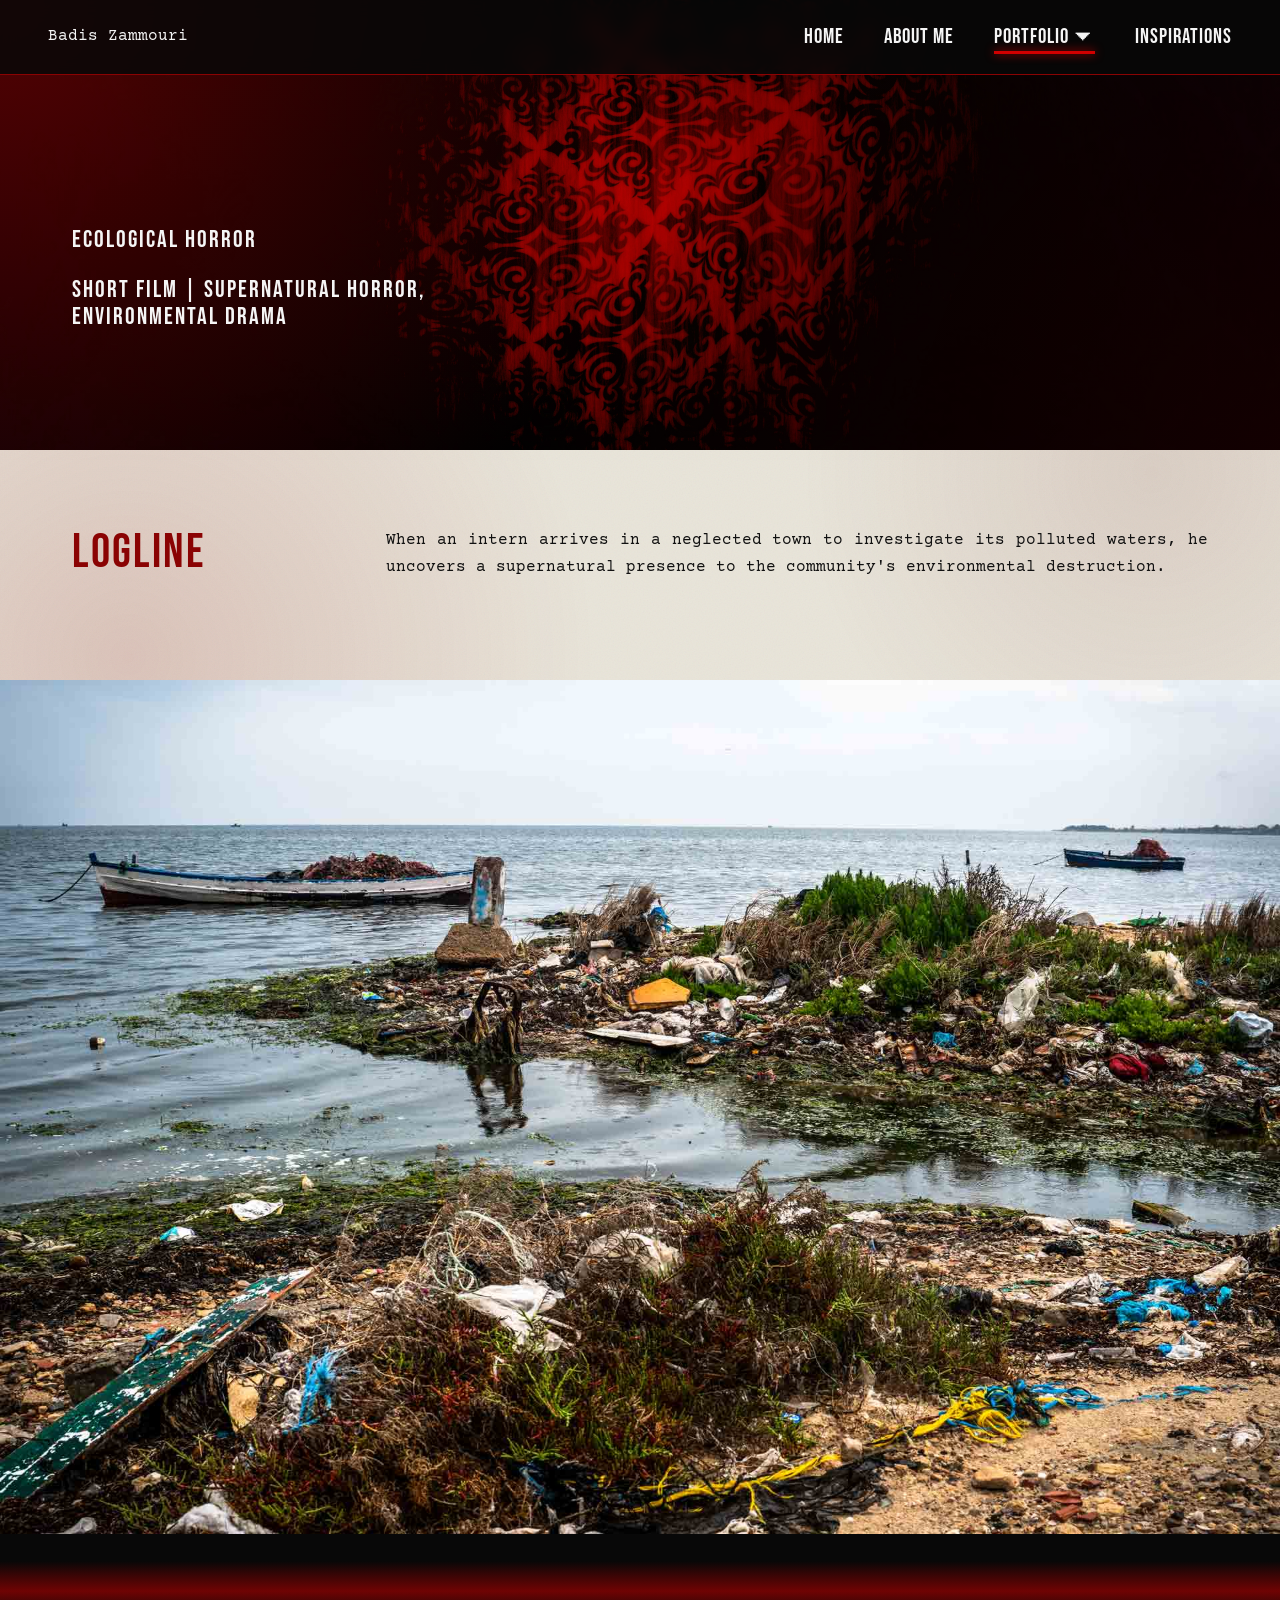
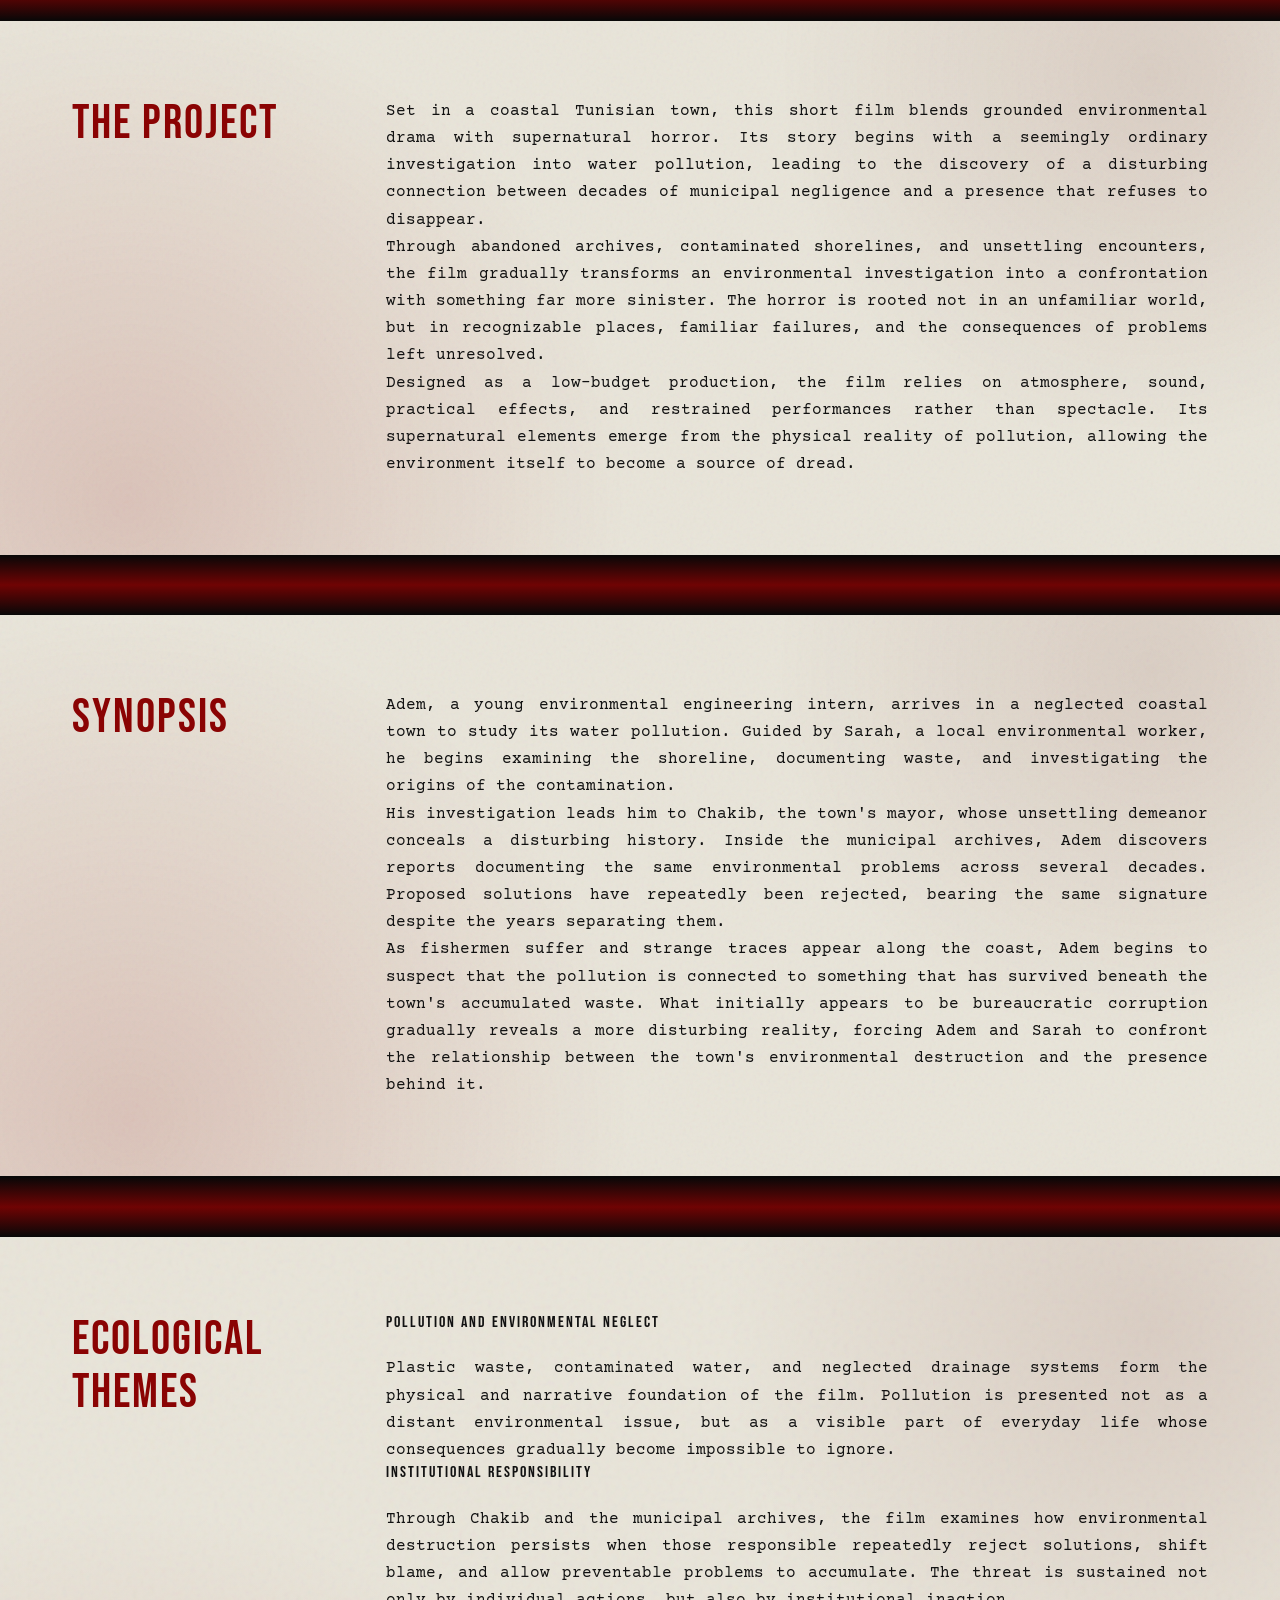
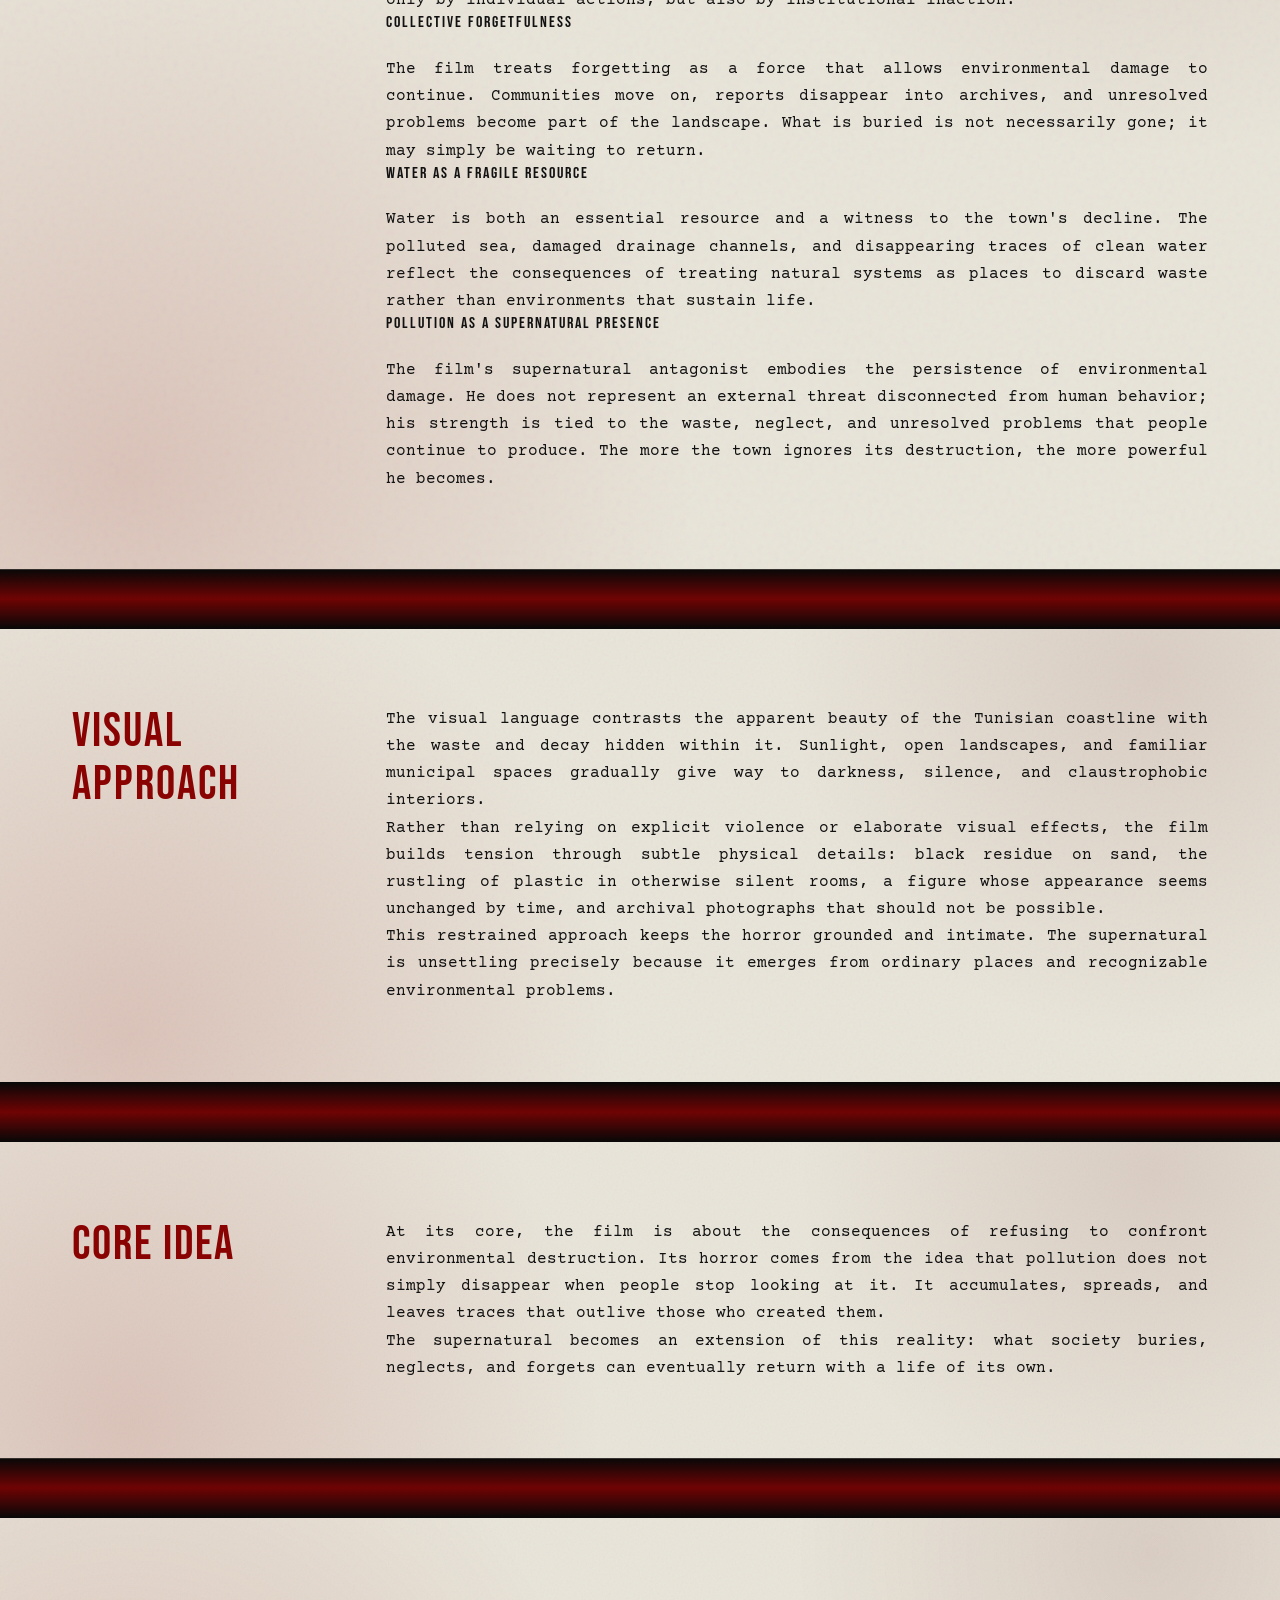
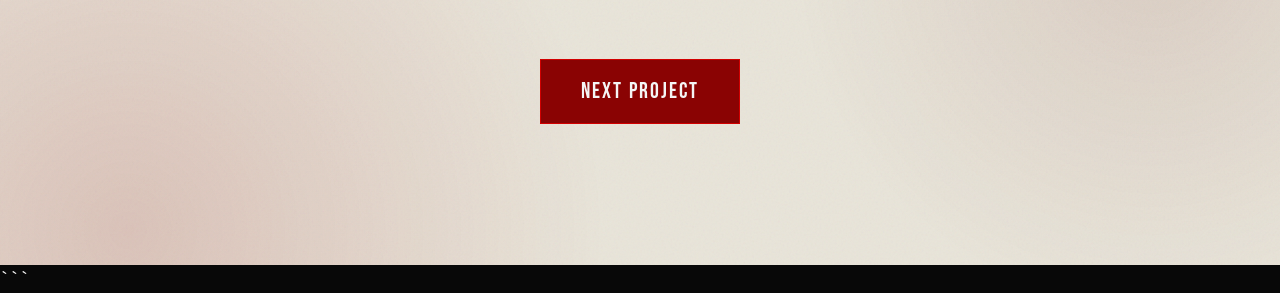
<file: projects/El-Mardoud.html>
<!DOCTYPE html>
<html lang="en"> 
<head>
    <meta charset="UTF-8">
    <meta name="viewport" content="width=device-width, initial-scale=1.0">
    <title>Ecological Horror - Badis Zammouri</title>
    <link rel="icon" type="image/png" href="../assets/images/Badis_Zammouri.jpeg">
    <link rel="stylesheet" href="../css/style.css">
    <link rel="stylesheet" href="https://cdnjs.cloudflare.com/ajax/libs/font-awesome/6.5.1/css/all.min.css">
</head>
<body>

    <!-- Top Navigation Bar -->
    <header class="navbar">
        <div class="logo">Badis Zammouri</div>
        <nav class="nav-links">
            <a href="../index.html">Home</a>
            <a href="../about.html">About me</a>
            <div class="dropdown">
                <a href="../portfolio.html" class="active">Portfolio ⏷</a>
            </div>
            <a href="../inspirations.html">Inspirations</a>
        </nav>
    </header>

    <!-- Project Hero -->
    <section class="project-hero dark-pattern-bg">
        <div class="container split-header">
            <div class="title-side">
                <h1>Ecological Horror</h1>
                <h2>Short Film | Supernatural Horror, Environmental Drama</h2>
            </div>
        </div>
    </section>

    <!-- Logline -->
    <section class="logline-section beige-bg">
        <div class="container content-grid">
            <h3 class="section-label">Logline</h3>
            <div class="section-text" style="text-align: justify;">
                <p>
                    When an intern arrives in a neglected town to investigate its polluted waters, he uncovers a supernatural presence to the community's environmental destruction.
                </p>
            </div>
        </div>
      
    </section>
    <image src= ../assets/images/sea_pollution.jpg> </image> <br>

    <!-- Divider -->
    <div class="section-divider dark-pattern-bg"></div>

    <!-- Project Overview -->
    <section class="logline-section beige-bg">
        <div class="container content-grid">
            <h3 class="section-label">The Project</h3>
            <div class="section-text" style="text-align: justify;">
                <p>
                    Set in a coastal Tunisian town, this short film blends grounded
                    environmental drama with supernatural horror. Its story begins
                    with a seemingly ordinary investigation into water pollution,
                    leading to the discovery of a disturbing connection between
                    decades of municipal negligence and a presence that refuses to
                    disappear.
                </p>

                <p>
                    Through abandoned archives, contaminated shorelines, and
                    unsettling encounters, the film gradually transforms an
                    environmental investigation into a confrontation with something
                    far more sinister. The horror is rooted not in an unfamiliar
                    world, but in recognizable places, familiar failures, and the
                    consequences of problems left unresolved.
                </p>

                <p>
                    Designed as a low-budget production, the film relies on
                    atmosphere, sound, practical effects, and restrained performances
                    rather than spectacle. Its supernatural elements emerge from the
                    physical reality of pollution, allowing the environment itself
                    to become a source of dread.
                </p>
            </div>
        </div>
    </section>

    <!-- Divider -->
    <div class="section-divider dark-pattern-bg"></div>

    <!-- Synopsis -->
    <section class="logline-section beige-bg">
        <div class="container content-grid">
            <h3 class="section-label">Synopsis</h3>
            <div class="section-text" style="text-align: justify;">
                <p>
                    Adem, a young environmental engineering intern, arrives in a
                    neglected coastal town to study its water pollution. Guided by
                    Sarah, a local environmental worker, he begins examining the
                    shoreline, documenting waste, and investigating the origins
                    of the contamination.
                </p>

                <p>
                    His investigation leads him to Chakib, the town's mayor, whose
                    unsettling demeanor conceals a disturbing history. Inside the
                    municipal archives, Adem discovers reports documenting the same
                    environmental problems across several decades. Proposed
                    solutions have repeatedly been rejected, bearing the same
                    signature despite the years separating them.
                </p>

                <p>
                    As fishermen suffer and strange traces appear along the coast,
                    Adem begins to suspect that the pollution is connected to
                    something that has survived beneath the town's accumulated waste.
                    What initially appears to be bureaucratic corruption gradually
                    reveals a more disturbing reality, forcing Adem and Sarah to
                    confront the relationship between the town's environmental
                    destruction and the presence behind it.
                </p>
            </div>
        </div>
    </section>

    <!-- Divider -->
    <div class="section-divider dark-pattern-bg"></div>

    <!-- Ecological Themes -->
    <section class="logline-section beige-bg">
        <div class="container content-grid">
            <h3 class="section-label">Ecological Themes</h3>
            <div class="section-text" style="text-align: justify;">

                <h4>Pollution and Environmental Neglect</h4>
                <p>
                    Plastic waste, contaminated water, and neglected drainage
                    systems form the physical and narrative foundation of the film.
                    Pollution is presented not as a distant environmental issue,
                    but as a visible part of everyday life whose consequences
                    gradually become impossible to ignore.
                </p>

                <h4>Institutional Responsibility</h4>
                <p>
                    Through Chakib and the municipal archives, the film examines
                    how environmental destruction persists when those responsible
                    repeatedly reject solutions, shift blame, and allow preventable
                    problems to accumulate. The threat is sustained not only by
                    individual actions, but also by institutional inaction.
                </p>

                <h4>Collective Forgetfulness</h4>
                <p>
                    The film treats forgetting as a force that allows environmental
                    damage to continue. Communities move on, reports disappear into
                    archives, and unresolved problems become part of the landscape.
                    What is buried is not necessarily gone; it may simply be waiting
                    to return.
                </p>

                <h4>Water as a Fragile Resource</h4>
                <p>
                    Water is both an essential resource and a witness to the town's
                    decline. The polluted sea, damaged drainage channels, and
                    disappearing traces of clean water reflect the consequences
                    of treating natural systems as places to discard waste rather
                    than environments that sustain life.
                </p>

                <h4>Pollution as a Supernatural Presence</h4>
                <p>
                    The film's supernatural antagonist embodies the persistence
                    of environmental damage. He does not represent an external
                    threat disconnected from human behavior; his strength is tied
                    to the waste, neglect, and unresolved problems that people
                    continue to produce. The more the town ignores its destruction,
                    the more powerful he becomes.
                </p>

            </div>
        </div>
    </section>

    <!-- Divider -->
    <div class="section-divider dark-pattern-bg"></div>

    <!-- Visual Approach -->
    <section class="logline-section beige-bg">
        <div class="container content-grid">
            <h3 class="section-label">Visual Approach</h3>
            <div class="section-text" style="text-align: justify;">
                <p>
                    The visual language contrasts the apparent beauty of the
                    Tunisian coastline with the waste and decay hidden within it.
                    Sunlight, open landscapes, and familiar municipal spaces
                    gradually give way to darkness, silence, and claustrophobic
                    interiors.
                </p>

                <p>
                    Rather than relying on explicit violence or elaborate visual
                    effects, the film builds tension through subtle physical details:
                    black residue on sand, the rustling of plastic in otherwise
                    silent rooms, a figure whose appearance seems unchanged by time,
                    and archival photographs that should not be possible.
                </p>

                <p>
                    This restrained approach keeps the horror grounded and intimate.
                    The supernatural is unsettling precisely because it emerges
                    from ordinary places and recognizable environmental problems.
                </p>
            </div>
        </div>
    </section>

    <!-- Divider -->
    <div class="section-divider dark-pattern-bg"></div>

    <!-- Core Idea -->
    <section class="logline-section beige-bg">
        <div class="container content-grid">
            <h3 class="section-label">Core Idea</h3>
            <div class="section-text" style="text-align: justify;">
                <p>
                    At its core, the film is about the consequences of refusing
                    to confront environmental destruction. Its horror comes from
                    the idea that pollution does not simply disappear when people
                    stop looking at it. It accumulates, spreads, and leaves traces
                    that outlive those who created them.
                </p>

                <p>
                    The supernatural becomes an extension of this reality:
                    what society buries, neglects, and forgets can eventually
                    return with a life of its own.
                </p>
            </div>
        </div>
    </section>

    <!-- Divider -->
    <div class="section-divider dark-pattern-bg"></div>

    <!-- Next Project Footer -->
    <section class="next-project-footer beige-bg text-center" style="padding: 4rem 2rem;">
        <div class="container">
            <a href="nekrosis.html" class="btn btn-red">Next project</a>
        </div>
    </section>

</body>
</html>
```
</file>
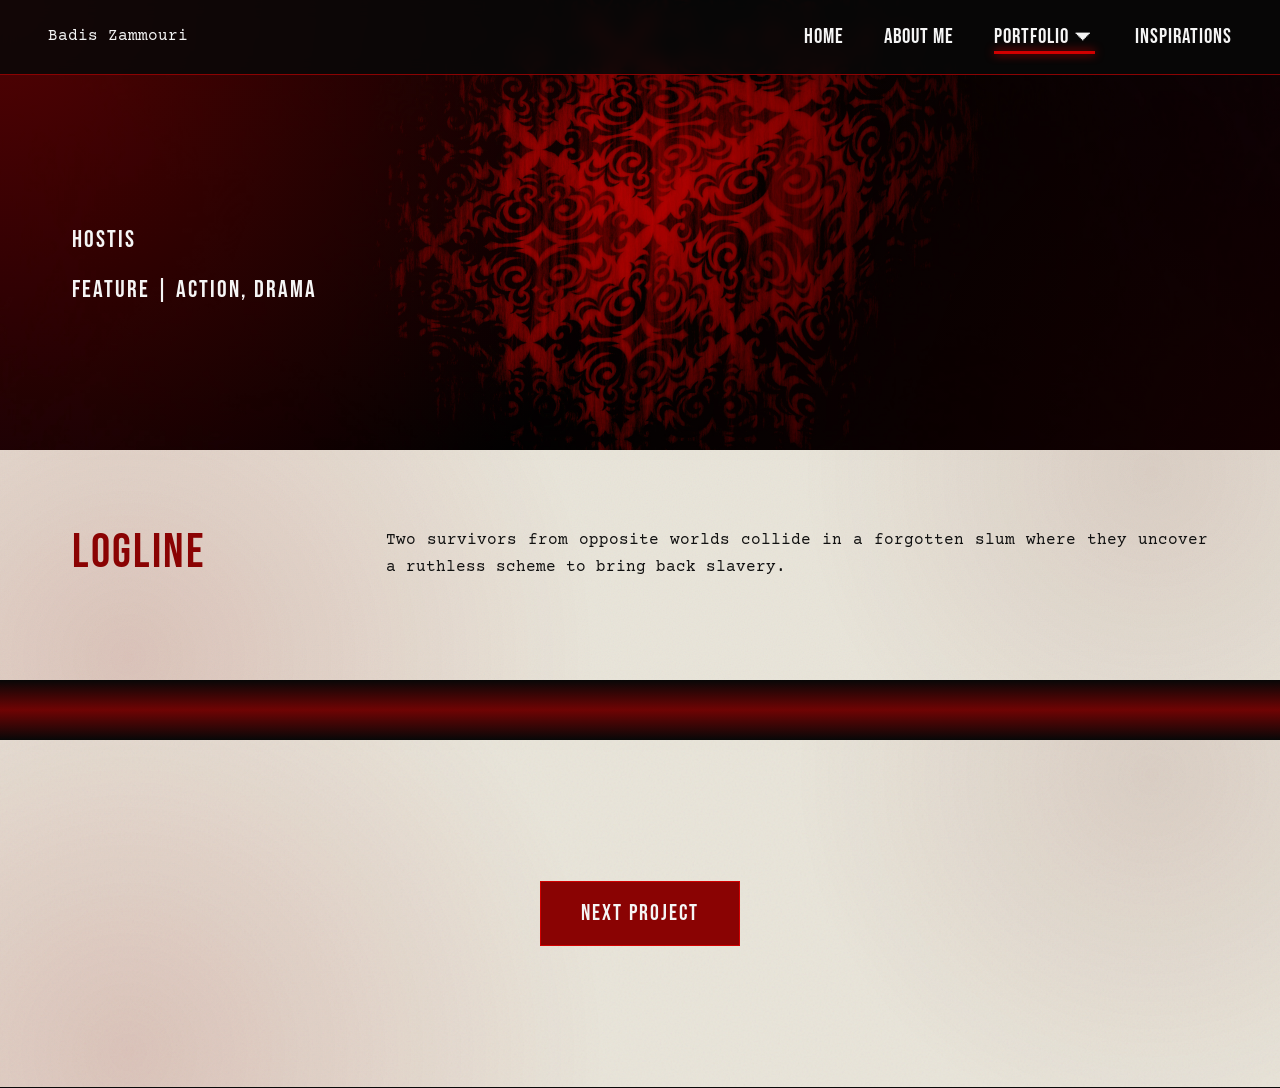
<file: projects/hostis.html>
<!DOCTYPE html>
<html lang="en">
<head>
    <meta charset="UTF-8">
    <meta name="viewport" content="width=device-width, initial-scale=1.0">
    <title>Hostis - Badis Zammouri</title>
    <link rel="icon" type="image/png" href="../assets/images/Badis_Zammouri.jpeg">
    <link rel="stylesheet" href="../css/style.css">
    <link rel="stylesheet" href="https://cdnjs.cloudflare.com/ajax/libs/font-awesome/6.5.1/css/all.min.css">
</head>
<body>

    <!-- Top Navigation Bar -->
    <header class="navbar">
        <div class="logo">Badis Zammouri</div>
        <nav class="nav-links">
            <a href="../index.html">Home</a>
            <a href="../about.html">About me</a>
            <div class="dropdown">
                <a href="../portfolio.html" class="active">Portfolio ⏷</a>
            </div>
            <a href="../inspirations.html">Inspirations</a>
        </nav>
    </header>

    <!-- Project Hero -->
    <section class="project-hero dark-pattern-bg">
        <div class="container split-header">
            <div class="title-side">
                <h1>Hostis</h1>
                <h2>Feature | Action, Drama</h2>
            </div>
        </div>
    </section>

    <!-- Logline -->
    <section class="logline-section beige-bg">
        <div class="container content-grid">
            <h3 class="section-label">Logline</h3>
            <div class="section-text" style="text-align: justify;">
                <p>Two survivors from opposite worlds collide in a forgotten slum where they uncover a ruthless scheme to bring back slavery.</p>
            </div>
        </div>
    </section>

    <!-- Divider (Dark Red Pattern) -->
    <div class="section-divider dark-pattern-bg"></div>

    <!-- Next Project Footer -->
    <section class="next-project-footer beige-bg text-center" style="padding: 4rem 2rem;">
        <div class="container">
            <a href="subhuman.html" class="btn btn-red">Next project</a>
        </div>
    </section>

</body>
</html>
</file>
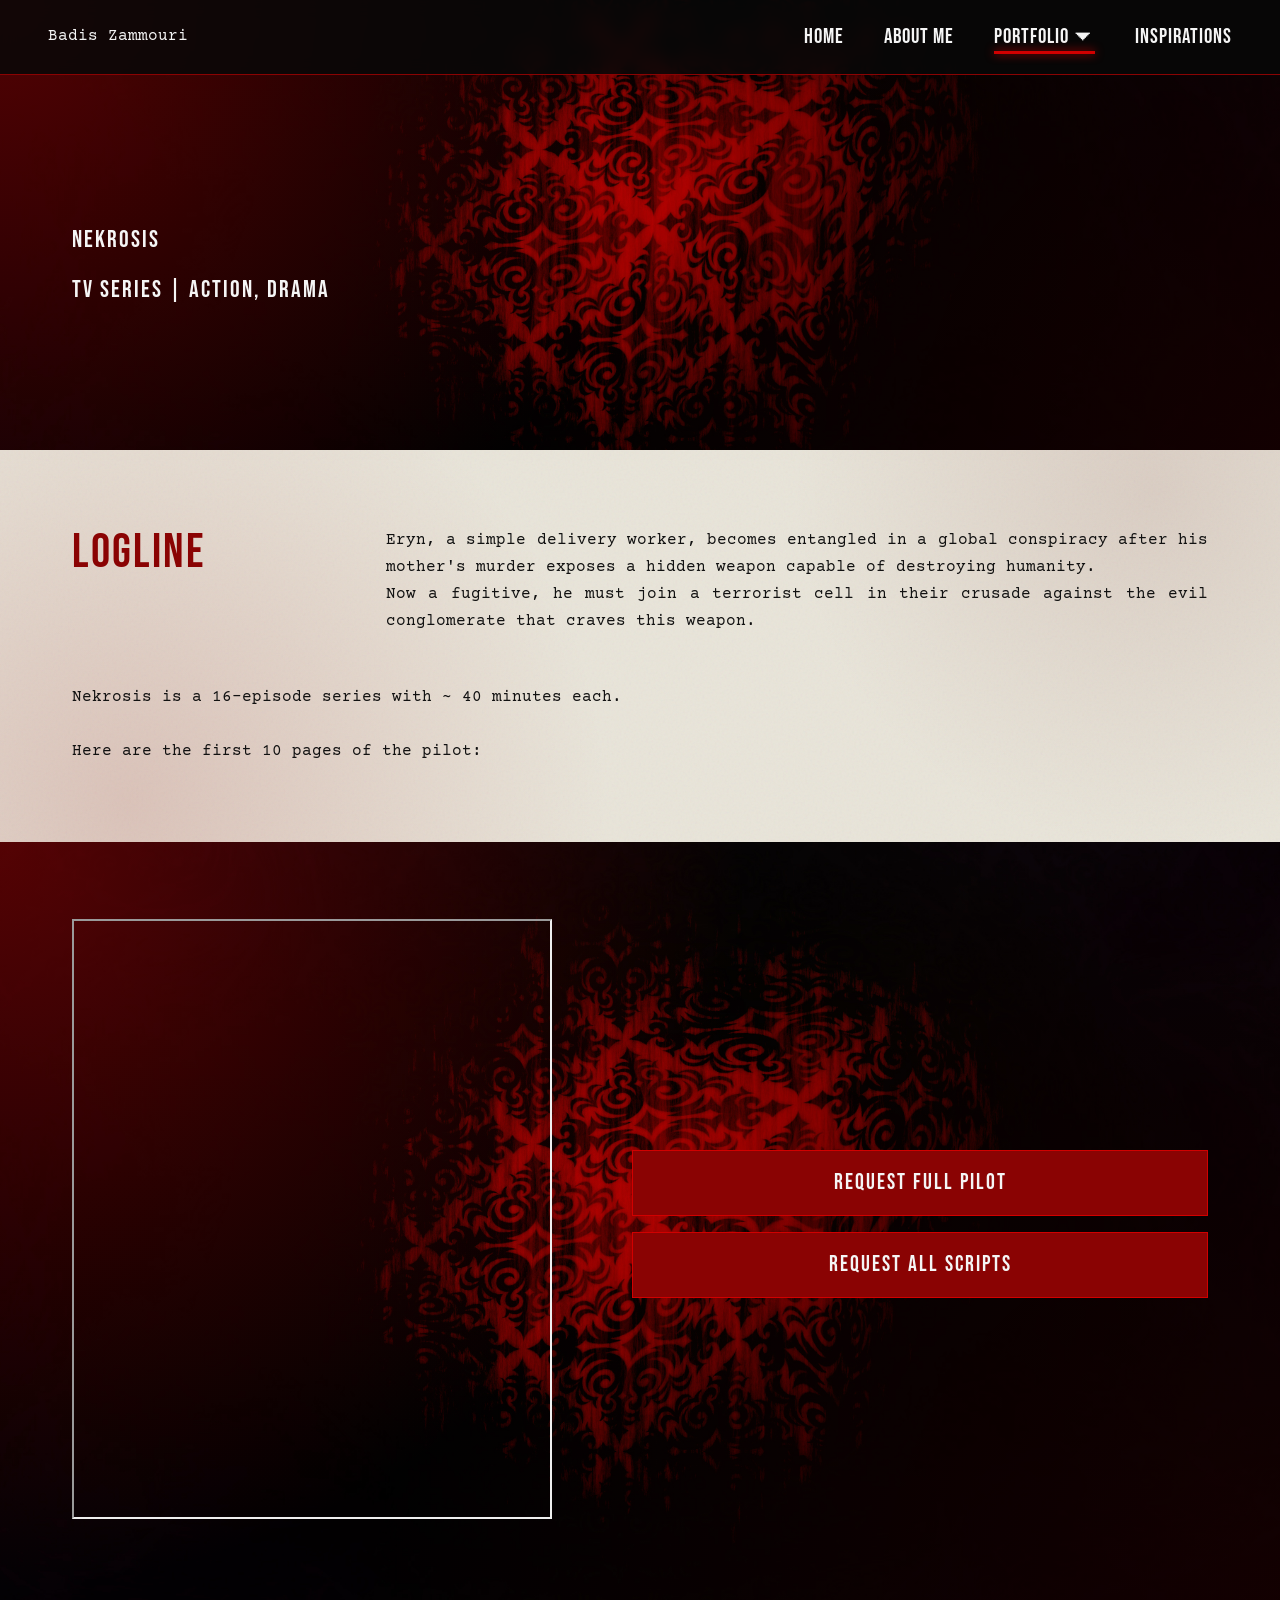
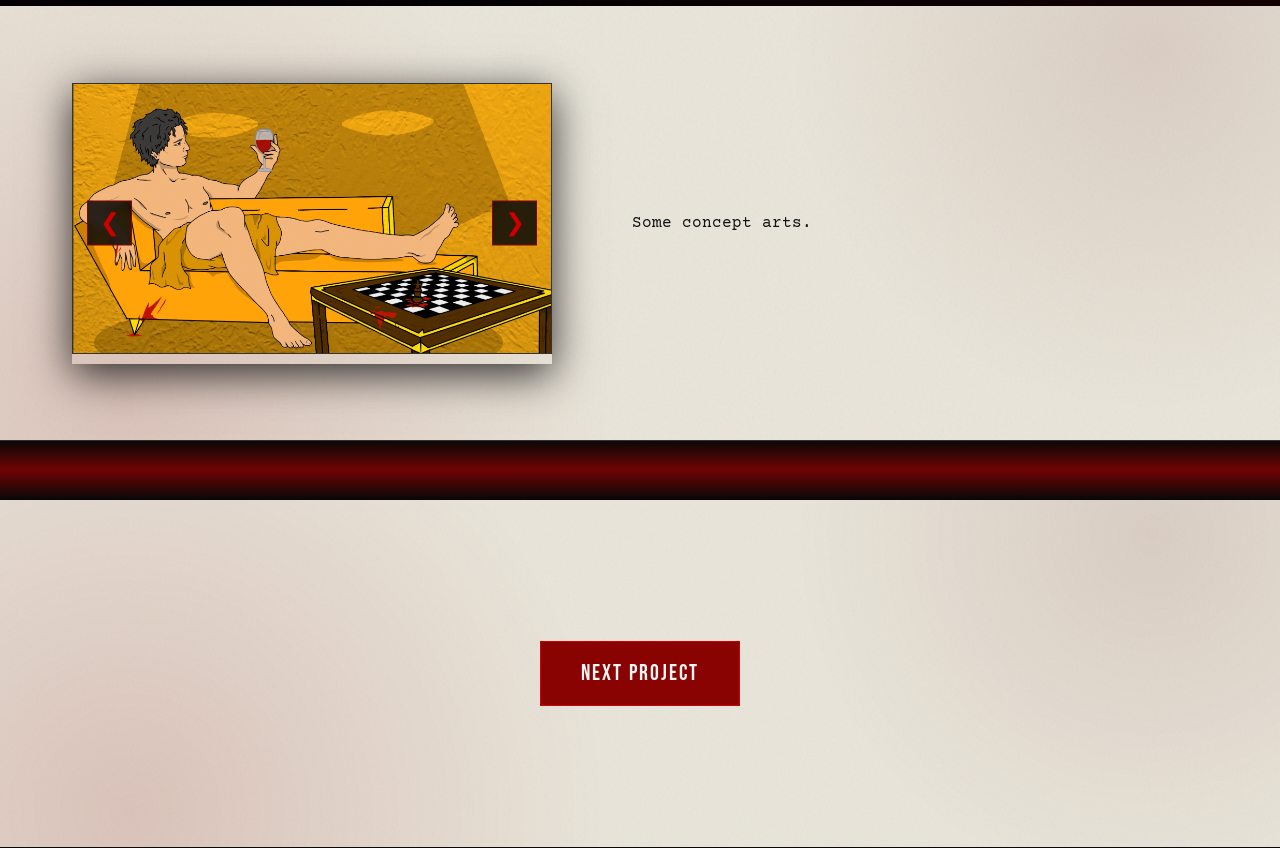
<file: projects/nekrosis.html>
<!DOCTYPE html>
<html lang="en">
<head>
    <meta charset="UTF-8">
    <meta name="viewport" content="width=device-width, initial-scale=1.0">
    <title>Project - Badis Zammouri</title>
    <link rel="icon" type="image/png" href="../assets/images/Badis_Zammouri.jpeg">
    <link rel="stylesheet" href="../css/style.css"> 
    <link rel="stylesheet" href="https://cdnjs.cloudflare.com/ajax/libs/font-awesome/6.5.1/css/all.min.css">
</head>
<body>

    <!-- 1. Top Navigation Bar -->
    <header class="navbar">
        <div class="logo">Badis Zammouri</div>
        <nav class="nav-links">
            <a href="../index.html">Home</a>
            <a href="../about.html">About me</a>
            <div class="dropdown">
                <a href="../portfolio.html" class="active">Portfolio ⏷</a>
            </div>
            <a href="../inspirations.html">Inspirations</a>
        </nav>
    </header>

    <!-- 2. Project Hero (Dark Red Pattern) -->
    <section class="project-hero dark-pattern-bg">
        <div class="container">
            <h1>NEKROSIS</h1>
            <h2>TV Series | Action, Drama</h2>
        </div>
    </section>

    <!-- 3. Logline & Info (Beige) -->
    <section class="logline-section beige-bg">
        <div class="container">
            <!-- Grid for the Logline -->
            <div class="content-grid">
                <h3 class="section-label">Logline</h3>
                <div class="section-text">
                    <p>Eryn, a simple delivery worker, becomes entangled in a global conspiracy after his mother's murder exposes a hidden weapon capable of destroying humanity.</p>
                    <p>Now a fugitive, he must join a terrorist cell in their crusade against the evil conglomerate that craves this weapon.</p>
                </div>
            </div>
            
            <!-- Extra info placed directly underneath -->
            <div class="series-info" style="margin-top: 3rem;">
                <p>Nekrosis is a 16-episode series with ~ 40 minutes each.</p>
                <br>
                <p>Here are the first 10 pages of the pilot:</p>
            </div>
        </div>
    </section>

    <!-- 4. Script Viewer & Buttons (Dark Red Pattern) -->
    <section class="script-viewer-section dark-pattern-bg">
        <div class="container visuals-grid">
            
            <!-- Left: Script/PDF Image -->
            <div class="pdf-preview">
                <iframe
                  src="../assets/docs/nekrosis-pilot-10.pdf"
                  width="100%"
                  height="600"
                  title="Read the first 10 pages Nekrosis S01 Ep01">
                </iframe>
            </div>
            
            <!-- Right: Stacked Buttons -->
            <div class="action-buttons" style="display: flex; flex-direction: column; gap: 1rem; align-items: flex-start;">
                <a href="https://mail.google.com/mail/u/0/?fs=1&to=badiszammouri.movies@gmail.com&su=Request+for+Permission+to+View+the+Screenplay&body=Hello,%0A%0AI+am+writing+to+request+permission+to+view+the+screenplay+%E2%80%9CNEKROSIS+Ep1%E2%80%9D+for+the+purpose+of+review+or+potential+collaboration.%0A%0AI+fully+acknowledge+that+the+screenplay+and+all+related+materials+are+protected+by+copyright+and+remain+the+exclusive+intellectual+property+of+the+author.+I+understand+that+receiving+access+does+not+grant+me+any+ownership,+license,+adaptation+rights,+reproduction+rights,+or+permission+to+distribute,+share,+publish,+copy,+or+otherwise+use+the+screenplay+without+prior+written+authorization.%0A%0AI+agree+to+treat+the+screenplay+as+confidential+and+to+use+it+solely+for+the+purpose+stated+above.+I+will+not+disclose+or+provide+the+material+to+any+third+party+without+your+express+written+consent.%0A%0ASincerely,%0A%0AFull+Name:+___________________%0A%0ATitle+or+Organization+%28if+applicable%29:+___________________&tf=cm" class="btn btn-white" style="width: 100%;">Request full pilot</a>
                <a href="https://mail.google.com/mail/u/0/?fs=1&to=badiszammouri.movies@gmail.com&su=Request+for+Permission+to+View+the+Screenplays&body=Hello,%0A%0AI+am+writing+to+request+permission+to+view+the+screenplays+of+the+TV+series+%E2%80%9CNEKROSIS%E2%80%9D+for+the+purpose+of+review+or+potential+collaboration.%0A%0AI+fully+acknowledge+that+the+screenplay+and+all+related+materials+are+protected+by+copyright+and+remain+the+exclusive+intellectual+property+of+the+author.+I+understand+that+receiving+access+does+not+grant+me+any+ownership,+license,+adaptation+rights,+reproduction+rights,+or+permission+to+distribute,+share,+publish,+copy,+or+otherwise+use+the+screenplay+without+prior+written+authorization.%0A%0AI+agree+to+treat+the+screenplay+as+confidential+and+to+use+it+solely+for+the+purpose+stated+above.+I+will+not+disclose+or+provide+the+material+to+any+third+party+without+your+express+written+consent.%0A%0ASincerely,%0A%0AFull+Name:+___________________%0A%0ATitle+or+Organization+%28if+applicable%29:+___________________&tf=cm" class="btn btn-white" style="width: 100%;">Request all scripts</a>
            </div>

        </div>
    </section>

    <!-- 5. Concept Art Slider  -->
    <section class="visuals-section beige-bg">
        <div class="container visuals-grid">
            
            <!-- Left: Image Slider -->
            <div class="concept-art">
                <!-- NEW WRAPPER AND ARROWS -->
                <div class="carousel-wrapper">
                    <!-- Left Arrow -->
                    <button class="carousel-arrow prev" aria-label="Previous image">&#10094;</button>
                    
                    <div class="image-carousel">
                        <img src="../assets/images/ca3.png" alt="Nekrosis Concept Art 2">
                        <img src="../assets/images/ca12.png" alt="Nekrosis Concept Art 3">
                        <img src="../assets/images/ca2.png" alt="Nekrosis Concept Art 4">
                        <img src="../assets/images/ca4.png" alt="Nekrosis Concept Art 4">
                        <img src="../assets/images/ca5.png" alt="Nekrosis Concept Art 4">
                        <img src="../assets/images/ca7.png" alt="Nekrosis Concept Art 4">
                        <img src="../assets/images/ca6.png" alt="Nekrosis Concept Art 4">
                        <img src="../assets/images/ca8.png" alt="Nekrosis Concept Art 4">
                        <img src="../assets/images/ca10.png" alt="Nekrosis Concept Art 4">
                        <img src="../assets/images/ca9.png" alt="Nekrosis Concept Art 4">
                        <img src="../assets/images/ca11.png" alt="Nekrosis Concept Art 4">
                        <img src="../assets/images/ca1.png" alt="Nekrosis Concept Art 4">
                    </div>

                    <!-- Right Arrow -->
                    <button class="carousel-arrow next" aria-label="Next image">&#10095;</button>
                </div>
            </div>
            
            <!-- Right: Caption -->
            <div class="concept-text">
                <p class="caption">Some concept arts.</p>
            </div>

        </div>
    </section>

    <!-- 6. Divider (Dark Red Pattern) -->
    <div class="section-divider dark-pattern-bg"></div>

    <!-- 7. Next Project Footer (Beige) -->
    <section class="next-project-footer beige-bg text-center" style="padding: 4rem 2rem;">
        <div class="container">
            <a href="hostis.html" class="btn btn-red">Next project</a>
        </div>
    </section>

    <script src="../js/main.js"></script>

</body>
</html>
</file>
<file: css/style.css>
/* 
   1. IMPORTS & VARIABLES 
    */
@import url('https://fonts.googleapis.com/css2?family=Bebas+Neue&family=Courier+Prime:ital,wght@0,400;0,700;1,400;1,700&display=swap');

:root {
    --beige: #e8e4d9;  
    --blood-red: #8a0303;  
    --neon-red: #d10000;  
    --charcoal: #080808;  
    --charcoal-light: #151515;
    --text-dark: #111111;
    --text-light: #f5f5f5;
    
    /* Typography */
    --font-script: 'Courier Prime', monospace;
    --font-display: 'Bebas Neue', sans-serif;  
}

/* 
   2. GLOBAL RESETS & ANIMATIONS
    */
* {
    margin: 0;
    padding: 0;
    box-sizing: border-box;
}

html {
    scroll-behavior: smooth; 
}

body {
    font-family: var(--font-script);
    background-color: var(--charcoal);
    color: var(--text-light);
    line-height: 1.7;
    font-size: clamp(1rem, 1.2vw, 1.125rem);
    overflow-x: hidden;
}

p {
    text-align: justify;
    hyphens: auto; 
}

/* Aggressive cinematic fade-in */
@keyframes dramaticFade {
    from { opacity: 0; filter: blur(10px); transform: scale(0.98); }
    to { opacity: 1; filter: blur(0); transform: scale(1); }
}

section {
    animation: dramaticFade 1.2s cubic-bezier(0.19, 1, 0.22, 1) forwards;
}

/* New Title Styling */
h1, h2, h3, h4, h5, h6 {
    font-family: var(--font-display);
    font-weight: 400;
    line-height: 1.1;
    margin-bottom: 1.5rem;
    letter-spacing: 2px;
    text-transform: uppercase;
}

a {
    text-decoration: none;
    color: inherit;
    transition: all 0.3s ease;
}

img {
    max-width: 100%;
    height: auto;
    display: block;
    border-radius: 0; 
}

/* 
   3. REUSABLE LAYOUT CONTAINERS
    */
.container {
    max-width: 1200px;
    margin: 0 auto;
    padding: clamp(3rem, 6vw, 6rem) 2rem;
    position: relative;
    z-index: 2; 
}

.narrow-container { max-width: 750px; margin: 0 auto; }
.text-center { text-align: center; }
.text-center p { text-align: center; }
.about-biography p, .section-text p { text-align: justify; }

.red-text {
    color: var(--neon-red);
    text-shadow: 0 0 15px rgba(209, 0, 0, 0.4); 
}

.small-text {
    font-size: 0.85rem;
    opacity: 0.7;
    font-family: var(--font-script);
    letter-spacing: 0;
}

/* 
   4. BACKGROUNDS (PAPER & BLOOD EFFECTS)
    */

.beige-bg {
    background-color: var(--beige);
    color: var(--text-dark);
   
    background-image: 
        radial-gradient(circle at 10% 90%, rgba(138, 3, 3, 0.15) 0%, transparent 40%),
        radial-gradient(circle at 90% 10%, rgba(90, 5, 5, 0.1) 0%, transparent 30%),
        url("data:image/svg+xml,%3Csvg viewBox='0 0 200 200' xmlns='http://www.w3.org/2000/svg'%3E%3Cfilter id='noiseFilter'%3E%3CfeTurbulence type='fractalNoise' baseFrequency='0.8' numOctaves='3' stitchTiles='stitch'/%3E%3C/filter%3E%3Crect width='100%25' height='100%25' filter='url(%23noiseFilter)' opacity='0.06'/%3E%3C/svg%3E");
    position: relative;
}

.dark-bg {
    background-color: var(--charcoal);
    color: var(--text-light);
    background-image: radial-gradient(circle at 50% 0%, rgba(138, 3, 3, 0.15) 0%, transparent 70%);
}

.dark-pattern-bg {
    background-image: 
        radial-gradient(circle at top left, rgba(138, 3, 3, 0.6), transparent 50%),
        radial-gradient(circle at bottom right, rgba(20, 0, 0, 0.9), transparent 60%),
        url('../assets/images/site-design.jpg');
    background-size: cover;
    background-position: center;
    background-attachment: fixed; 
    color: var(--text-light);
}

.section-divider {
    height: 60px;
    width: 100%;
    background: linear-gradient(to bottom, var(--charcoal), var(--blood-red), var(--charcoal));
    opacity: 0.8;
}

/* 
   5. NAVIGATION
    */
.navbar {
    display: flex;
    justify-content: space-between;
    align-items: center;
    padding: 1.2rem 3rem;
    position: fixed;
    width: 100%;
    top: 0;
    z-index: 1000;
    color: var(--text-light);
    background: rgba(8, 8, 8, 0.85); 
    backdrop-filter: blur(8px);
    border-bottom: 1px solid var(--blood-red); /* Sharp red line */
}

.nav-links {
    display: flex;
    gap: 2.5rem;
    align-items: center;
}

.nav-links a {
    font-family: var(--font-display);
    font-size: 1.3rem; /* Slightly larger for Bebas Neue */
    letter-spacing: 1px;
    position: relative;
}

.nav-links a::after {
    content: '';
    position: absolute;
    width: 0;
    height: 3px;
    bottom: -5px;
    left: 0;
    background-color: var(--neon-red);
    transition: width 0.3s ease;
    box-shadow: 0 0 10px var(--neon-red);
}

.nav-links a:hover::after, .nav-links a.active::after {
    width: 100%;
}

/* 
   6. CINEMATIC BUTTONS
    */
.btn {
    display: inline-block;
    padding: 0.8rem 2.5rem;
    font-family: var(--font-display);
    font-size: 1.4rem;
    letter-spacing: 2px;
    border-radius: 0; /* Sharp edges */
    transition: all 0.2s ease;
    cursor: pointer;
    text-align: center;
    background-color: var(--blood-red);
    color: var(--text-light);
    border: 1px solid var(--neon-red);
    text-transform: uppercase;
}

.btn:hover {
    transform: scale(1.05);
    background-color: var(--neon-red); 
    box-shadow: 0 0 20px rgba(209, 0, 0, 0.6); 
    color: white;
}

.btn-white, .btn-red {
    background-color: var(--blood-red);
    color: var(--text-light);
}

/* 
   7. HOME PAGE  
    */
.hero {
    min-height: 95vh;
    display: flex;
    align-items: center;
    padding-top: 100px; 
}

.hero-container {
    max-width: 1200px;
    margin: 0 auto;
    padding: 0 2rem;
    display: flex;
    justify-content: space-between;
    align-items: center;
    gap: 5rem;
    width: 100%;
}

.hero-text h1 {
    font-size: clamp(4rem, 8vw, 7rem);  
    margin-bottom: 0.5rem;
    text-shadow: 4px 4px 0px rgba(138, 3, 3, 0.5); 
}

.hero-text h2 {
    font-family: var(--font-script);  
    text-transform: none;
    font-size: clamp(1.1rem, 2vw, 1.4rem);
    border-left: 4px solid var(--neon-red);
    padding-left: 1rem;
}

.hero-image img {
    width: 350px;
    filter: grayscale(80%) contrast(120%);  
    border: 1px solid #333;
    box-shadow: 20px 20px 0px rgba(138, 3, 3, 0.3);  
}

.mission-statement {
    font-size: clamp(1.3rem, 2.5vw, 1.7rem);
    font-weight: 700;
}

.project-grid, .teaser-grid, .split-header, .visuals-grid {
    display: grid;
    grid-template-columns: 1fr 1.2fr; 
    gap: 5rem;
    align-items: center;
}

.project-header {
    display: flex;
    justify-content: space-between;
    align-items: flex-end;
    margin-bottom: 2.5rem;
    border-bottom: 1px solid var(--blood-red);
    padding-bottom: 1rem;
}

.action-buttons { display: flex; gap: 1.5rem; }

/* 7B. IMAGE CAROUSEL */
.teaser-visual { position: relative; }

.image-carousel {
    display: flex;
    flex-direction: row;      
    flex-wrap: nowrap;        
    overflow-x: auto;         
    scroll-snap-type: x mandatory;
    gap: 1rem;
    border-radius: 0;
    box-shadow: 0 10px 40px rgba(0,0,0,0.8);
    padding-bottom: 10px; 
    
    -ms-overflow-style: none; 
    scrollbar-width: none;    
}

.image-carousel::-webkit-scrollbar, .horizontal-slider::-webkit-scrollbar, .slider::-webkit-scrollbar {
    height: 4px; display: block; 
}
.image-carousel::-webkit-scrollbar-track, .horizontal-slider::-webkit-scrollbar-track, .slider::-webkit-scrollbar-track {
    background: #000; 
}
.image-carousel::-webkit-scrollbar-thumb, .horizontal-slider::-webkit-scrollbar-thumb, .slider::-webkit-scrollbar-thumb {
    background: var(--neon-red); 
}

.image-carousel img {
    flex: 0 0 100%; 
    scroll-snap-align: start; 
    object-fit: contain; 
    background-color: #000; 
    max-height: 600px; 
    border: 1px solid #333;
}

/* 
   8. PAGE GRIDS & CARDS
    */
.centered-content { display: flex; justify-content: center; align-items: center; }

.about-hero, .project-hero { padding-top: 150px; min-height: 50vh; }

.hero-artwork { max-width: 550px; margin: 0 auto; box-shadow: 0 20px 50px rgba(0,0,0,0.8); }

.content-grid { display: grid; grid-template-columns: 250px 1fr; gap: 4rem; align-items: start; }

.section-label { font-size: clamp(2rem, 4vw, 3rem); color: var(--blood-red); }

.button-group { display: flex; justify-content: center; gap: 2rem; flex-wrap: wrap; }

/* 8A. Inspirations Grid */
.horizontal-slider {
    display: flex; flex-direction: row; flex-wrap: nowrap; gap: 3rem; overflow-x: auto; 
    padding: 2rem 4rem 4rem 4rem; scroll-snap-type: x mandatory; scroll-behavior: smooth;
}

.horizontal-slider .inspiration-card { flex: 0 0 400px; scroll-snap-align: start; }

.slider { display: flex; flex-direction: row; flex-wrap: nowrap; overflow-x: auto; scroll-snap-type: x mandatory; padding-bottom: 8px; }
.slider img { flex: 0 0 100%; scroll-snap-align: start; object-fit: contain; max-height: 500px; background-color: #000; }

.inspiration-card {
    break-inside: avoid;
    margin-bottom: 3rem;
    background-color: #fff;
    color: var(--text-dark);
    border-radius: 0;
    overflow: hidden;
    border-bottom: 4px solid var(--charcoal);
    transition: all 0.3s ease;
}

.inspiration-card:hover {
    transform: translateY(-8px);
    border-bottom-color: var(--neon-red); /* Bleeds red on hover */
    box-shadow: 0 15px 40px rgba(0,0,0,0.2);
}

.text-only-card { padding: 3rem 2rem; background-color: var(--beige); color: var(--text-dark); border: 1px solid #ddd; }
.card-content { padding: 2rem; }
.card-content h4 { font-size: 1.5rem; margin-bottom: 1rem; color: var(--blood-red); }

/* Portfolio Gallery Grid */
.project-card-grid { display: grid; grid-template-columns: repeat(auto-fill, minmax(400px, 1fr)); gap: 4rem; }

.portfolio-card {
    display: block;
    background-color: var(--charcoal-light);
    color: var(--text-light);
    border-radius: 0;
    overflow: hidden;
    border: 1px solid #333;
    transition: all 0.3s ease;
}

.portfolio-card:hover {
    transform: scale(1.03);
    border-color: var(--neon-red);
    box-shadow: 0 0 30px rgba(138, 3, 3, 0.4);
}

.portfolio-card .card-image img { transition: transform 0.6s ease; filter: grayscale(40%); }
.portfolio-card:hover .card-image img { transform: scale(1.05); filter: grayscale(0%); }

.card-info { padding: 2rem; text-align: center; }

/* 
   9. FOOTER & RESPONSIVE DESIGN
    */
.social-footer {
    padding: 3rem 0;
    border-top: 1px solid rgba(0,0,0,0.1);
    background-image: none; /* Keep footer clean */
}

.social-icon {
    font-size: 2rem;
    margin: 0 1.2rem;
    color: var(--charcoal);
    transition: all 0.3s ease;
}

.social-icon:hover { color: var(--neon-red); transform: translateY(-4px) scale(1.1); }

/* 
   10. CAROUSEL NAVIGATION (ARROWS & PROGRESS)
*/
.carousel-wrapper {
    position: relative;
    width: 100%;
    display: flex;
    align-items: center;
}

/* Cinematic Navigation Arrows */
.carousel-arrow {
    position: absolute;
    top: 50%;
    transform: translateY(-50%);
    background: rgba(8, 8, 8, 0.85); /* Dark translucent background */
    color: var(--neon-red);
    border: 1px solid var(--blood-red);
    width: 45px;
    height: 45px;
    display: flex;
    justify-content: center;
    align-items: center;
    cursor: pointer;
    z-index: 10;
    font-size: 1.5rem;
    font-family: var(--font-display);
    transition: all 0.3s ease;
    backdrop-filter: blur(4px);
}

.carousel-arrow:hover {
    background: var(--neon-red);
    color: var(--text-light);
    box-shadow: 0 0 15px rgba(209, 0, 0, 0.6);
    border-color: var(--neon-red);
}

.carousel-arrow.prev { left: 15px; }
.carousel-arrow.next { right: 15px; }

/* Enhanced Progress Bar (Scrollbar) */
.image-carousel::-webkit-scrollbar, 
.horizontal-slider::-webkit-scrollbar, 
.slider::-webkit-scrollbar {
    height: 6px; /* Slightly thicker to look like a progress bar */
    display: block;
}

.image-carousel::-webkit-scrollbar-track, 
.horizontal-slider::-webkit-scrollbar-track, 
.slider::-webkit-scrollbar-track {
    background: var(--charcoal-light);
    border-top: 1px solid #333;
}

.image-carousel::-webkit-scrollbar-thumb, 
.horizontal-slider::-webkit-scrollbar-thumb, 
.slider::-webkit-scrollbar-thumb {
    background: var(--blood-red);
    border-radius: 0; /* Keep it sharp */
    box-shadow: inset 0 0 5px rgba(0,0,0,0.5);
}

.image-carousel::-webkit-scrollbar-thumb:hover, 
.horizontal-slider::-webkit-scrollbar-thumb:hover, 
.slider::-webkit-scrollbar-thumb:hover {
    background: var(--neon-red);
}

/* Mobile Screens */
@media (max-width: 900px) {
    .hero-container, .project-grid, .teaser-grid, .split-header, .visuals-grid, .content-grid {
        grid-template-columns: 1fr; flex-direction: column; gap: 3rem;
    }
    .navbar { flex-direction: column; padding: 1rem; background: var(--charcoal); border-bottom: 3px solid var(--blood-red); }
    .nav-links { margin-top: 1rem; gap: 1.5rem; flex-wrap: wrap; justify-content: center; }
    .hero-image { order: -1; }
    .hero-image img { width: 250px; box-shadow: 10px 10px 0px rgba(138, 3, 3, 0.3); }
    .horizontal-slider { padding: 2rem 1.5rem; gap: 1.5rem; }
    .horizontal-slider .inspiration-card { flex: 0 0 85vw; scroll-snap-align: center; }
    .project-header { flex-direction: column; align-items: flex-start; gap: 1.5rem; }
}
</file>
